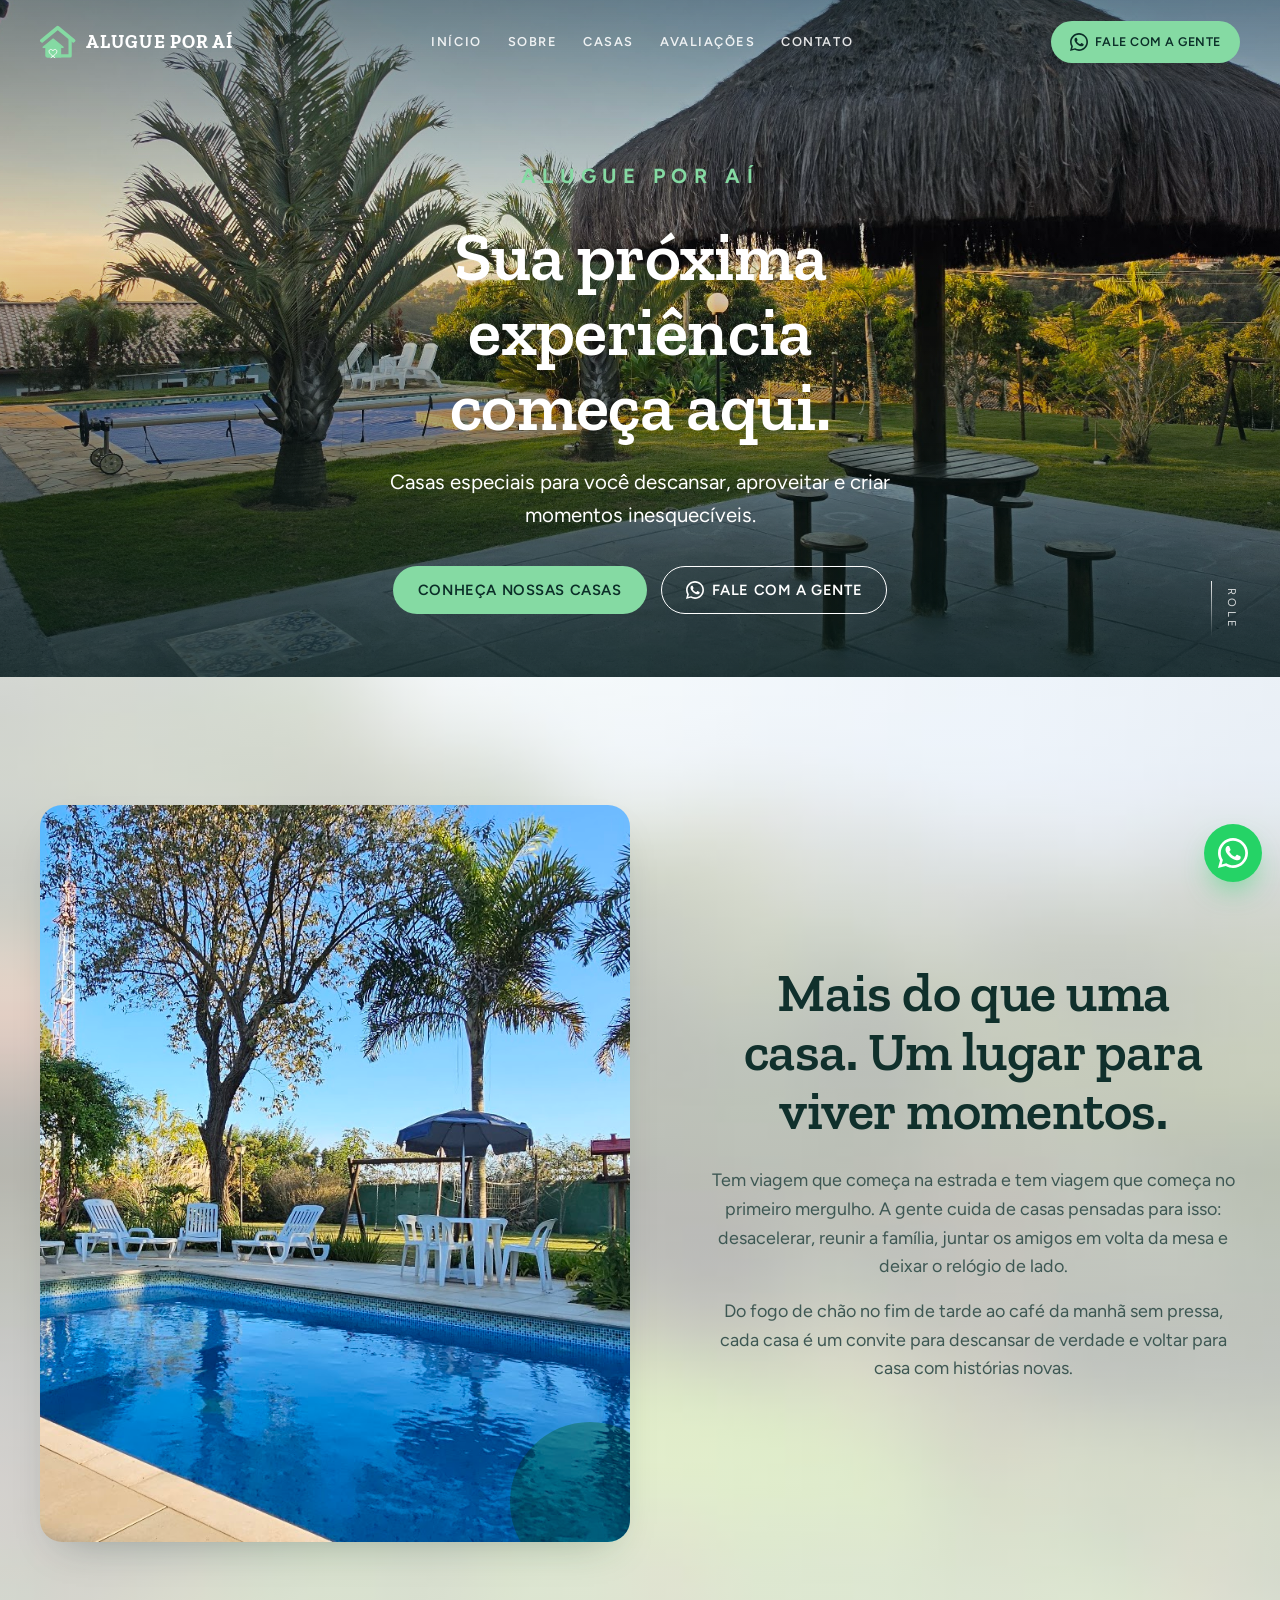
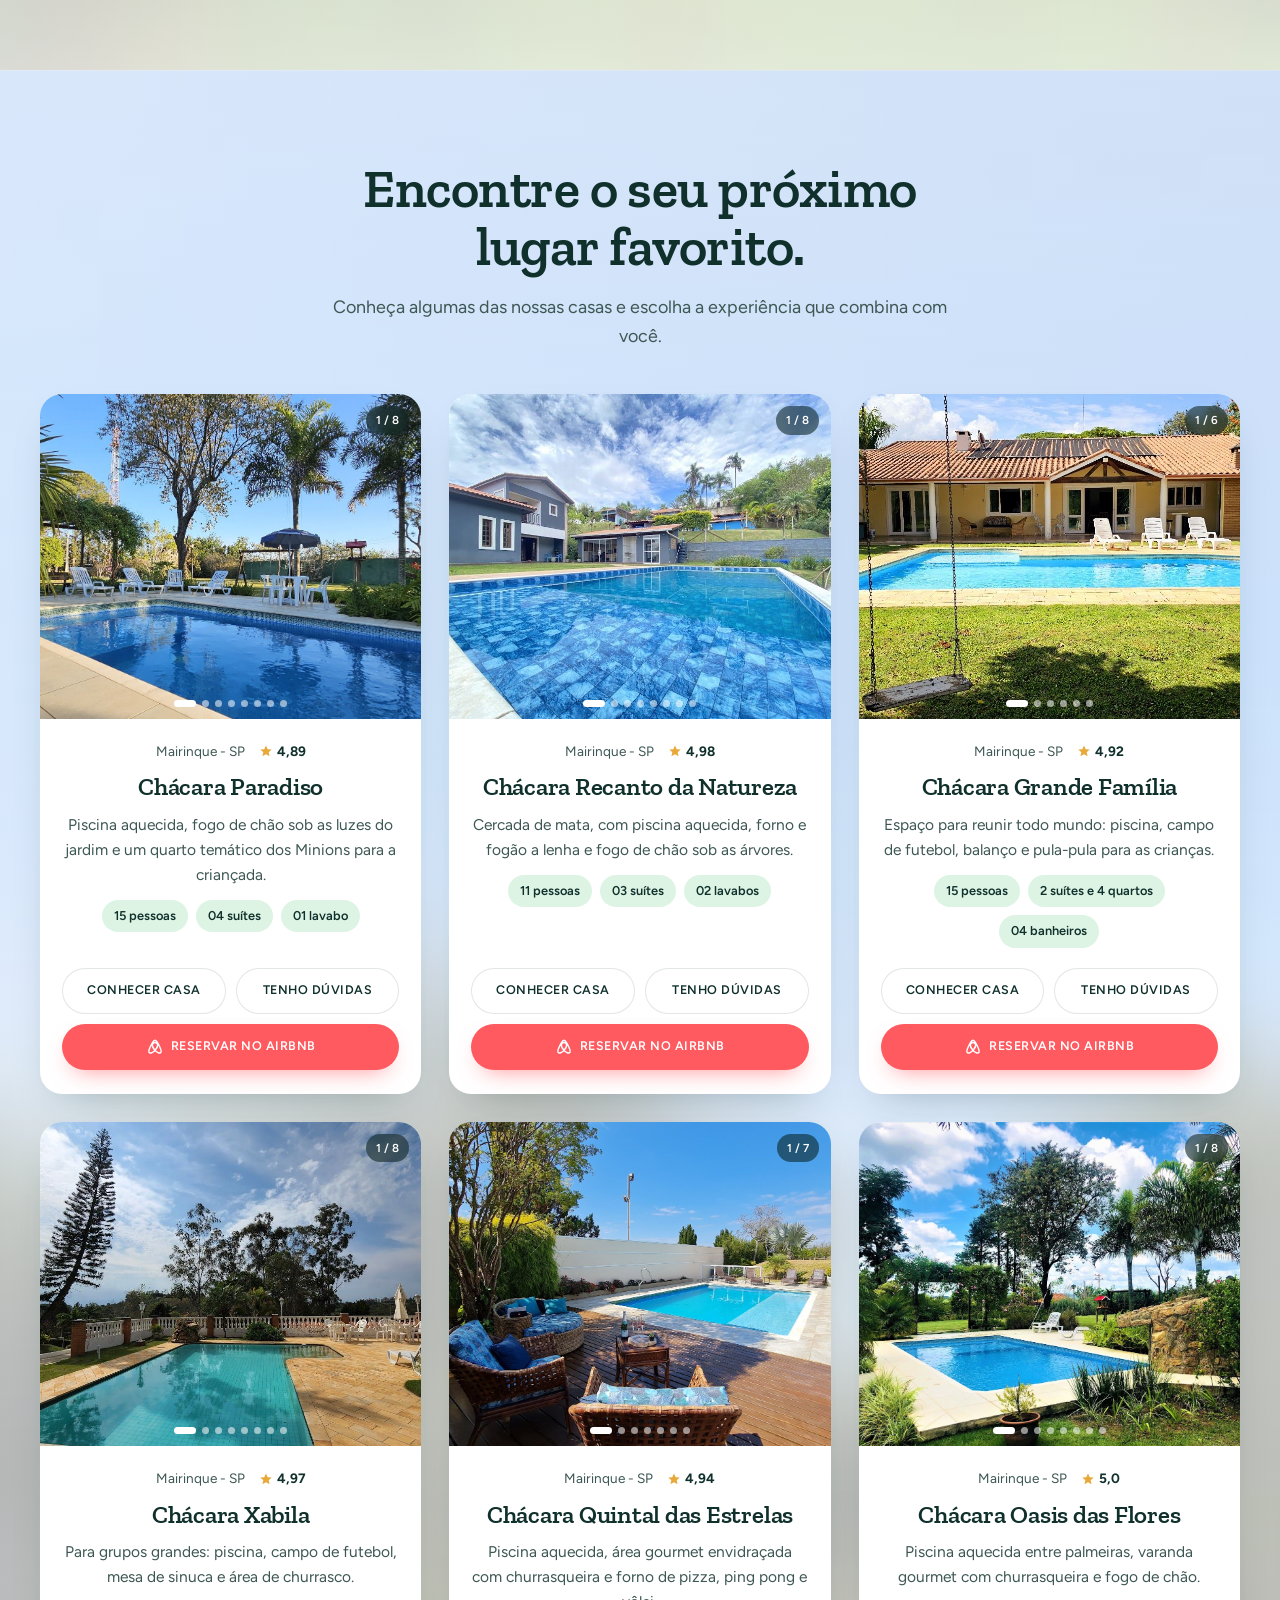
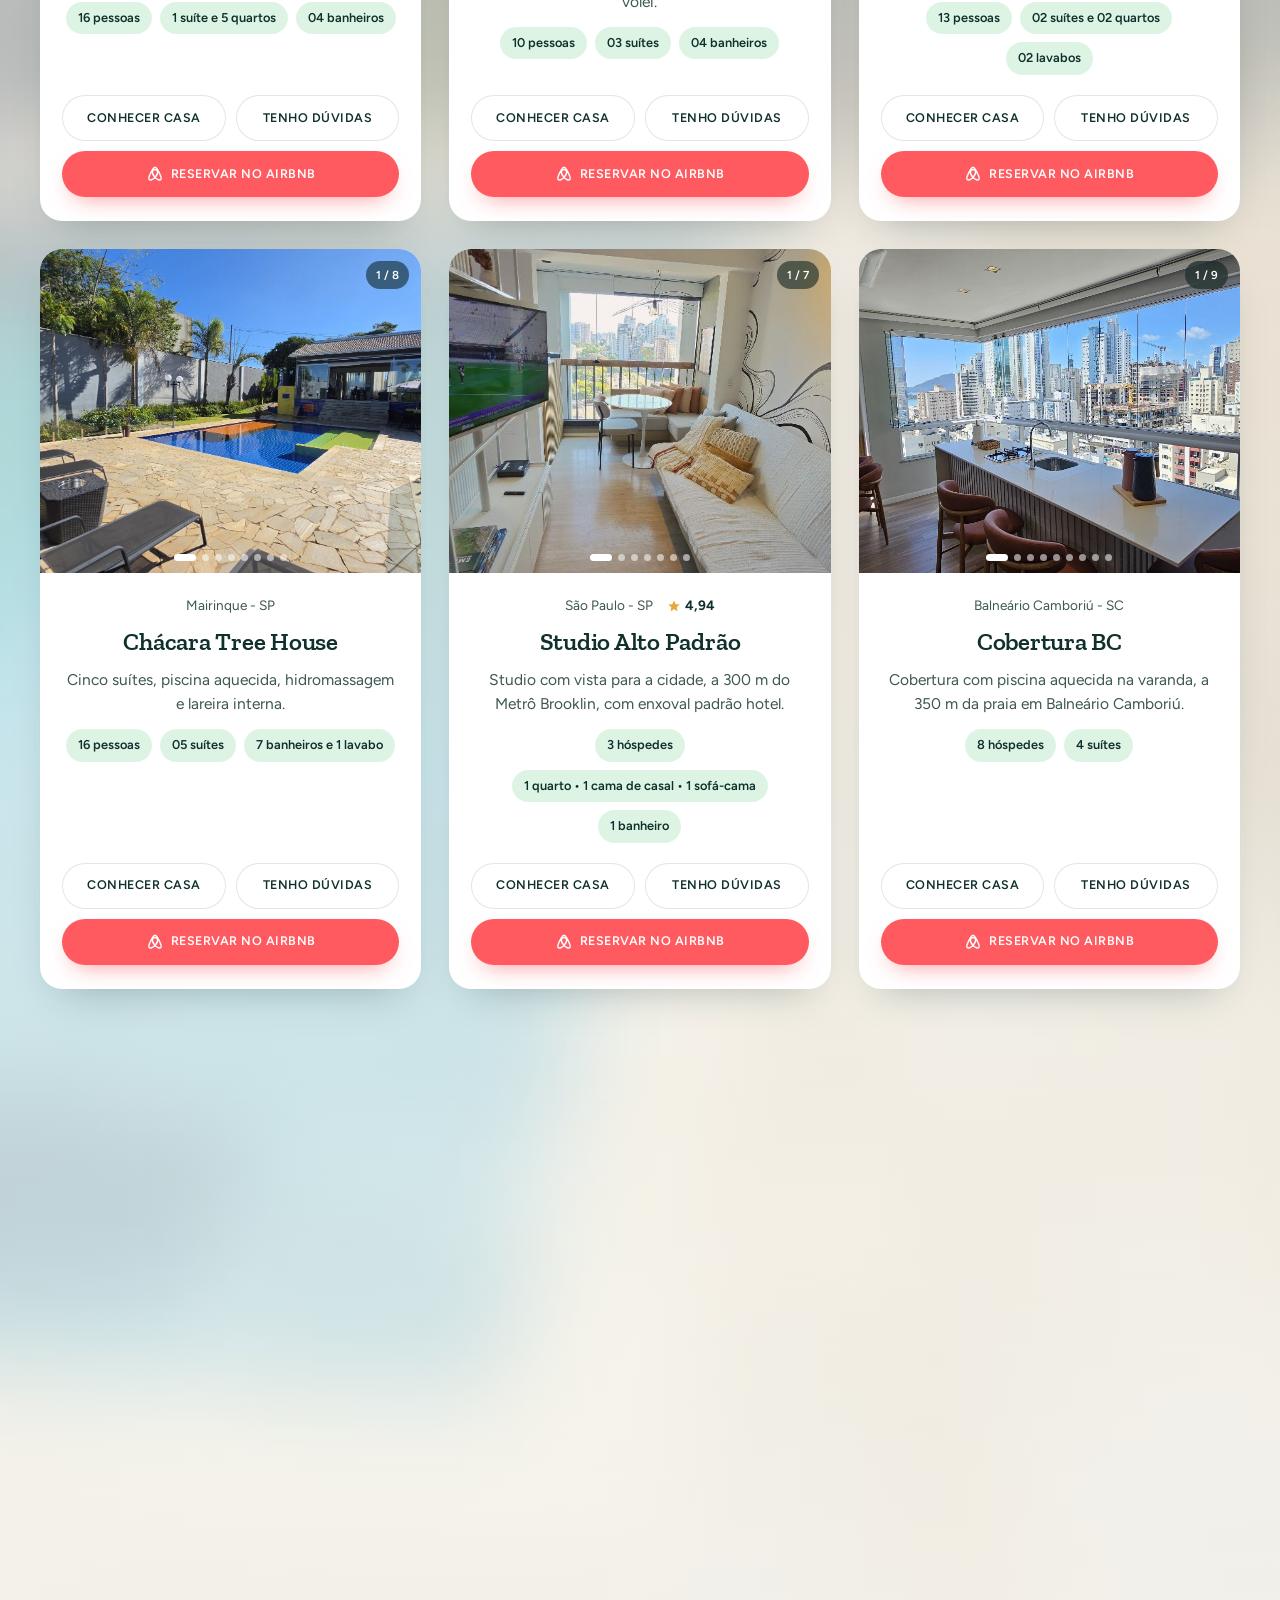
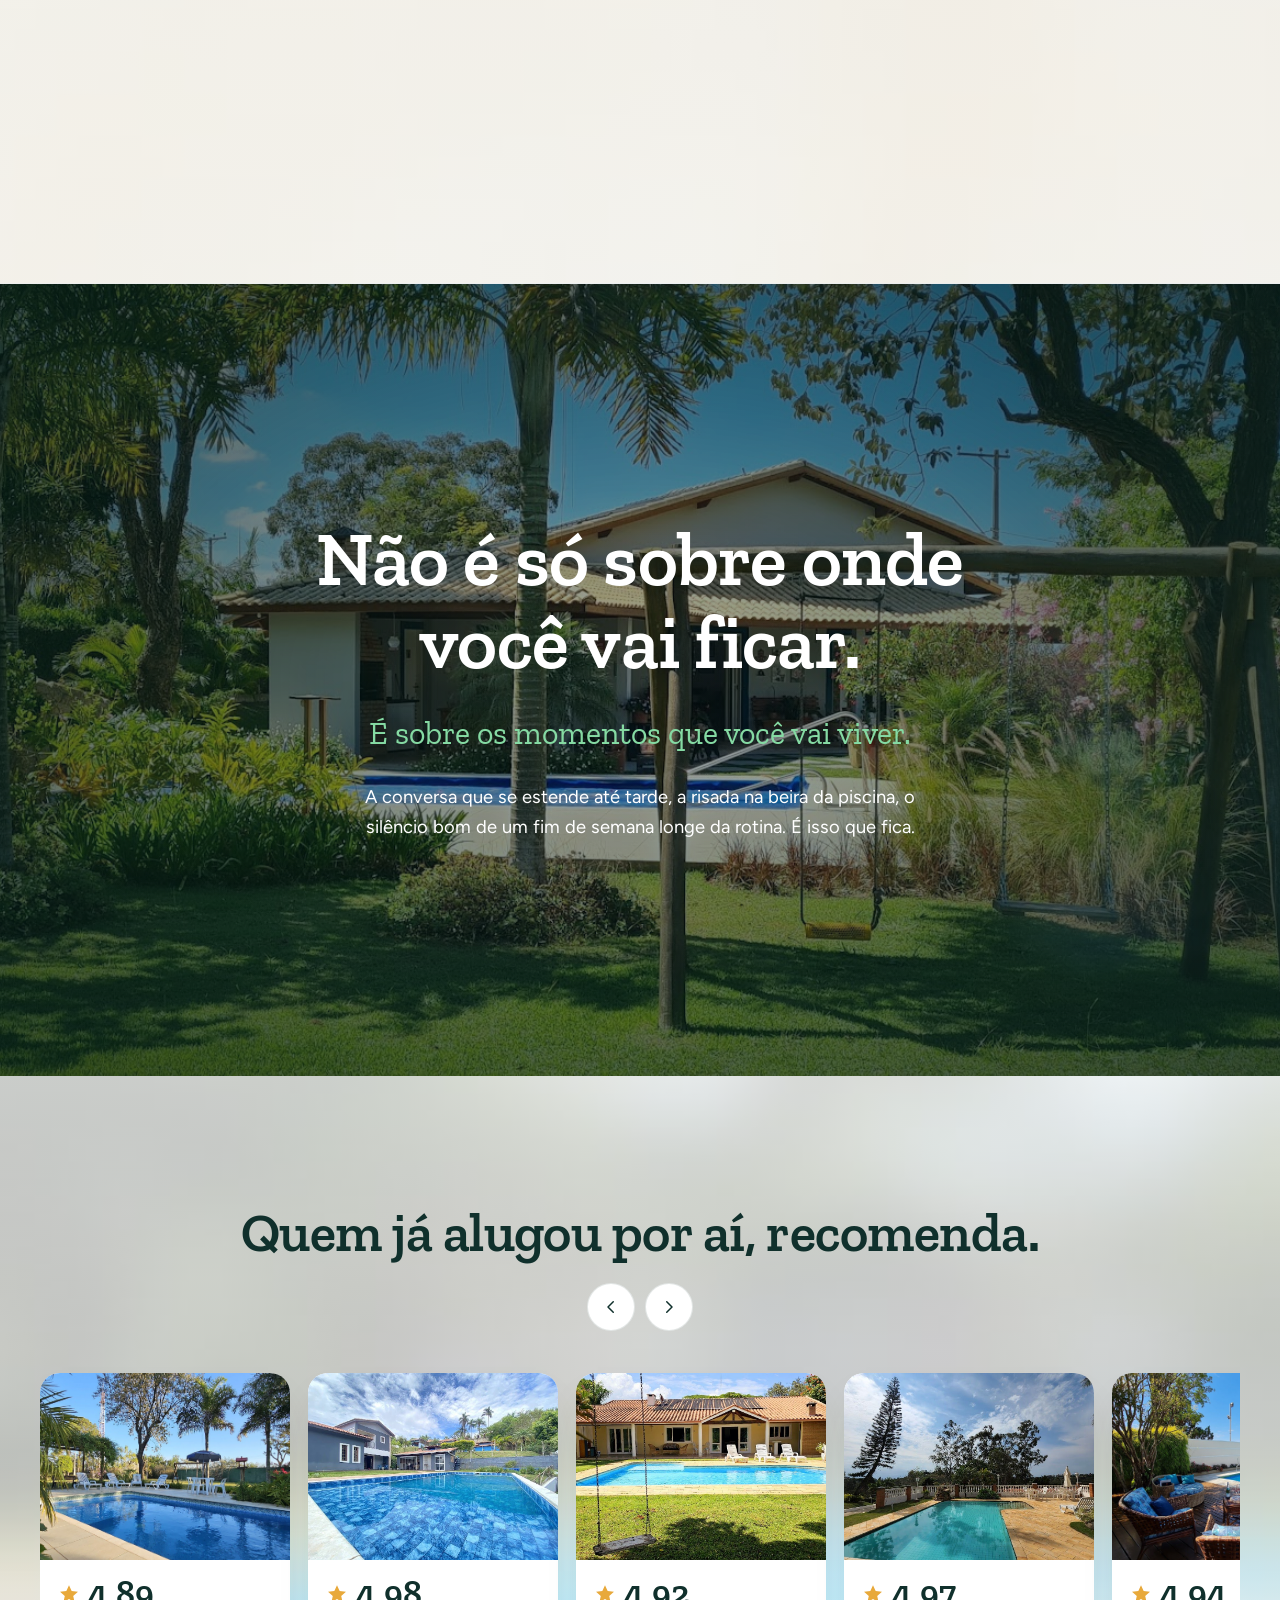
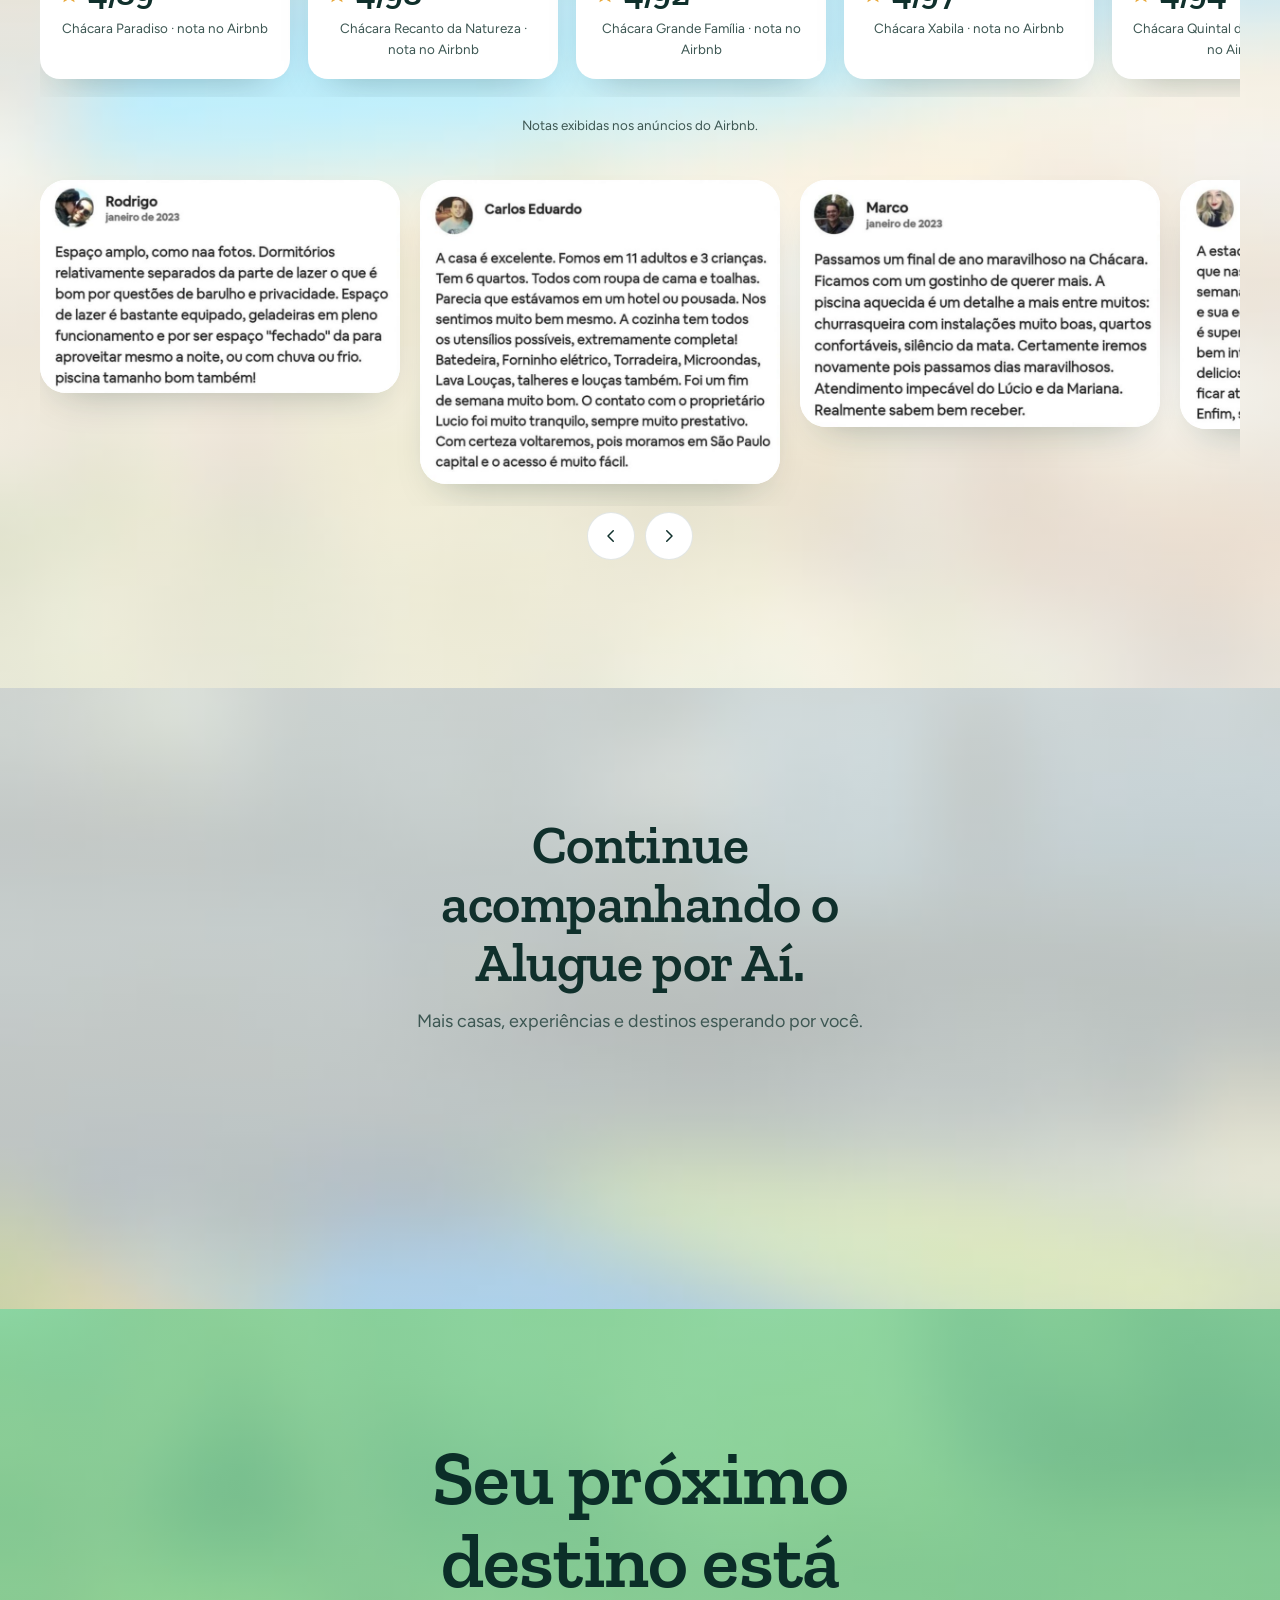
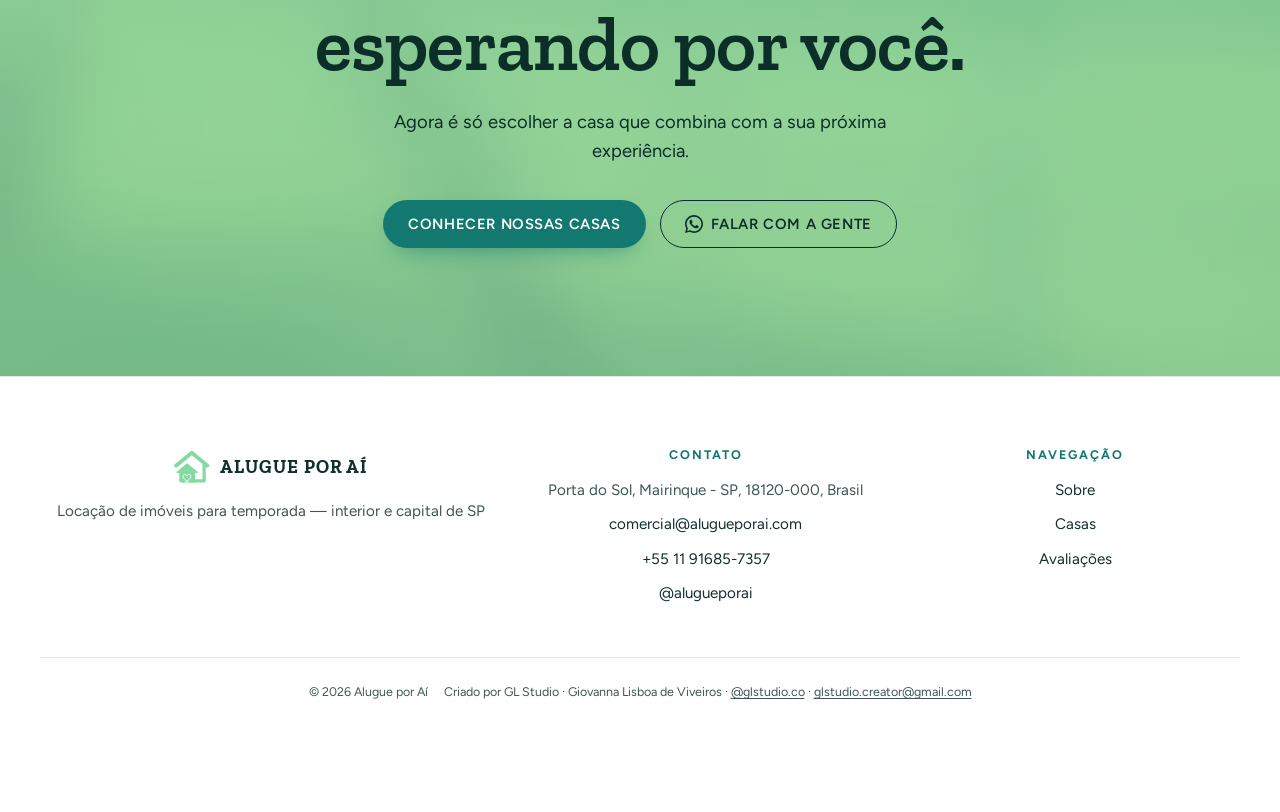
<file: index.html>
<!DOCTYPE html>
<html lang="pt-BR">
<head>
<meta charset="utf-8">
<meta name="viewport" content="width=device-width, initial-scale=1, viewport-fit=cover">
<title>Alugue por Aí | Casas para temporada em São Paulo</title>
<link rel="icon" type="image/svg+xml" href="data:image/svg+xml,%3Csvg%20xmlns%3D%22http%3A//www.w3.org/2000/svg%22%20viewBox%3D%220%200%2064%2064%22%3E%3Ccircle%20cx%3D%2232%22%20cy%3D%2232%22%20r%3D%2232%22%20fill%3D%22%2385DAA3%22/%3E%3Csvg%20x%3D%229%22%20y%3D%2210%22%20width%3D%2246%22%20height%3D%2242%22%20viewBox%3D%22100%2070%20520%20470%22%3E%3Cg%20fill%3D%22none%22%20stroke%3D%22%23fff%22%20stroke-linecap%3D%22round%22%20stroke-linejoin%3D%22round%22%3E%3Cpolyline%20points%3D%22128%2C286%20356%2C99%20584%2C286%22%20stroke-width%3D%2254%22/%3E%3Cpolyline%20points%3D%22535%2C262%20535%2C507%20400%2C507%22%20stroke-width%3D%2247%22%20stroke-linecap%3D%22butt%22/%3E%3C/g%3E%3Cpolygon%20points%3D%22290%2C262%20145%2C382%20435%2C382%22%20fill%3D%22%23fff%22%20stroke%3D%22%23fff%22%20stroke-width%3D%2218%22%20stroke-linejoin%3D%22round%22/%3E%3Cpath%20d%3D%22M176%2C380%20H406%20V531%20H206%20Q176%2C531%20176%2C501%20Z%22%20fill%3D%22%23fff%22/%3E%3Cg%20fill%3D%22none%22%20stroke%3D%22%2385DAA3%22%20stroke-width%3D%2215%22%20stroke-linecap%3D%22round%22%3E%3Cpath%20d%3D%22M287%2C429%20C300%2C406%20343%2C403%20343%2C441%20C343%2C472%20305%2C497%20260%2C530%22/%3E%3Cpath%20d%3D%22M287%2C429%20C274%2C406%20231%2C403%20231%2C441%20C231%2C472%20269%2C497%20314%2C530%22/%3E%3C/g%3E%3C/svg%3E%3C/svg%3E">
<link rel="icon" type="image/png" sizes="32x32" href="[data-uri]">
<link rel="apple-touch-icon" href="[data-uri]">

<meta name="description" content="Encontre casas especiais para temporada no interior e capital de São Paulo. Conheça nossas propriedades, escolha sua experiência e reserve pelo Airbnb.">
<meta property="og:title" content="Alugue por Aí | Casas para temporada em São Paulo">
<meta property="og:description" content="Encontre casas especiais para temporada no interior e capital de São Paulo. Conheça nossas propriedades, escolha sua experiência e reserve pelo Airbnb.">
<meta name="theme-color" content="#13786F">
<link rel="preconnect" href="https://fonts.googleapis.com">
<link rel="preconnect" href="https://fonts.gstatic.com" crossorigin>
<link href="https://fonts.googleapis.com/css2?family=Figtree:wght@400;500;600;700&family=Zilla+Slab:wght@500;600;700&display=swap" rel="stylesheet">
<style>
/* ============ ALUGUE POR AÍ — ESTILOS ============ */
:root{
  --mint:#85DAA3; --mint-soft:#DDF4E5; --turq:#2AA89A; --turq-deep:#13786F;
  --ink:#10302C; --ink-2:#3D5753; --paper:#FBFDFB; --sand:#F2F7F1; --line:rgba(16,48,44,.12);
  --card:#FFFFFF; --shadow:0 18px 40px -22px rgba(16,48,44,.35);
  --radius:22px; --ease:cubic-bezier(.22,.8,.24,1);
  --serif:"Zilla Slab", "Rockwell", Georgia, serif;
  --sans:"Figtree", "Segoe UI", system-ui, -apple-system, sans-serif;
}
:root{ box-sizing:border-box; padding-top:env(safe-area-inset-top,0px); padding-bottom:env(safe-area-inset-bottom,0px); }
*,*::before,*::after{ box-sizing:inherit; }
html{ scroll-behavior:smooth; scroll-padding-top:calc(env(safe-area-inset-top,0px) + 76px); }
body{ margin:0; background:var(--paper); color:var(--ink); font-family:var(--sans); font-size:17px; line-height:1.6; -webkit-font-smoothing:antialiased; overflow-x:hidden; }
img{ max-width:100%; display:block; }
a{ color:inherit; }
h1,h2,h3{ font-family:var(--serif); font-weight:600; line-height:1.08; margin:0; letter-spacing:-.01em; }
h2{ font-size:clamp(2rem,4.4vw,3.4rem); }
h3{ font-size:1.5rem; }
p{ margin:0; }
.wrap{ width:min(1200px, 100% - 40px); margin-inline:auto; }
.lede{ color:var(--ink-2); font-size:1.12rem; max-width:56ch; }
section{ padding:clamp(72px,10vw,128px) 0; }

/* buttons */
.btn{ display:inline-flex; align-items:center; justify-content:center; gap:.55em; min-height:48px; padding:0 24px; border-radius:999px; font:600 .92rem/1 var(--sans); letter-spacing:.04em; text-decoration:none; border:1.5px solid transparent; cursor:pointer; transition:transform .35s var(--ease), background .3s, color .3s, box-shadow .35s var(--ease); white-space:nowrap; }
.btn:hover{ transform:translateY(-2px); }
.btn:active{ transform:translateY(0) scale(.98); }
.btn svg{ width:18px; height:18px; flex:none; }
.btn-primary{ background:var(--turq-deep); color:#fff; box-shadow:0 10px 24px -12px rgba(19,120,111,.8); }
.btn-primary:hover{ background:var(--turq); }
.btn-mint{ background:var(--mint); color:#0B2E28; }
.btn-mint:hover{ background:#9BE4B4; }
.btn-ghost{ border-color:currentColor; background:transparent; }
.btn-ghost:hover{ background:rgba(255,255,255,.12); }
.btn-line{ border-color:var(--line); color:var(--ink); background:var(--card); }
.btn-line:hover{ border-color:var(--turq); color:var(--turq-deep); }
.btn-airbnb{ background:#FF5A5F; color:#fff; box-shadow:0 10px 24px -12px rgba(255,90,95,.8); }
.btn-airbnb:hover{ background:#ff7074; }

/* header */
.header{ position:fixed; inset:0 0 auto; z-index:50; padding-top:env(safe-area-inset-top,0px); color:#fff; isolation:isolate; }
.header .wrap{ display:flex; align-items:center; justify-content:space-between; height:84px; transition:height .4s var(--ease); gap:16px; }
.header::before{ content:""; position:absolute; inset:0; z-index:-1; background:rgba(251,253,251,.9); backdrop-filter:blur(14px); -webkit-backdrop-filter:blur(14px); box-shadow:0 1px 0 var(--line); opacity:0; transition:opacity .4s; }
.header.scrolled::before{ opacity:1; }
.header.scrolled{ color:var(--ink); }
.header.scrolled .wrap{ height:66px; }
.brand{ display:flex; align-items:center; gap:10px; text-decoration:none; font:700 1.15rem/1 var(--serif); letter-spacing:.06em; }
.brand svg{ width:36px; height:36px; flex:none; }
.nav{ display:flex; gap:26px; }
.nav a{ text-decoration:none; font-size:.8rem; font-weight:600; letter-spacing:.12em; opacity:.88; position:relative; padding:6px 0; }
.nav a::after{ content:""; position:absolute; left:0; right:100%; bottom:0; height:2px; background:var(--mint); transition:right .35s var(--ease); }
.nav a:hover::after{ right:0; }
.header .btn{ min-height:42px; padding:0 18px; font-size:.78rem; }
.burger{ display:none; width:44px; height:44px; border:0; background:none; color:inherit; cursor:pointer; padding:10px; }
.burger span{ display:block; height:2px; background:currentColor; margin:6px 0; transition:transform .3s, opacity .3s; }
.menu-open .burger span:nth-child(1){ transform:translateY(8px) rotate(45deg); }
.menu-open .burger span:nth-child(2){ opacity:0; }
.menu-open .burger span:nth-child(3){ transform:translateY(-8px) rotate(-45deg); }
@media (max-width:1060px){
  .nav,.header .btn-head{ display:none; }
  .burger{ display:block; }
  .nav.open{ display:flex; position:fixed; inset:0; top:0; flex-direction:column; justify-content:center; align-items:center; gap:22px; background:var(--paper); color:var(--ink); z-index:-1; padding-top:env(safe-area-inset-top,0px); }
  .nav.open a{ font:600 1.6rem/1 var(--serif); letter-spacing:.04em; }
  .menu-open .header{ color:var(--ink); }
}

/* hero */
.hero{ position:relative; min-height:72svh; display:flex; align-items:flex-end; padding:clamp(130px,16vh,170px) 0 clamp(48px,7vh,90px); color:#fff; overflow:hidden; }
.hero-bg{ position:absolute; inset:-8% 0 0; background-size:cover; background-position:center 62%; will-change:transform; }
.hero::after{ content:""; position:absolute; inset:0; background:linear-gradient(180deg, rgba(6,28,25,.45) 0%, rgba(6,28,25,.05) 35%, rgba(6,28,25,.72) 100%); }
.hero .wrap{ position:relative; z-index:2; }
.hero-tag{ font:700 .82rem/1 var(--sans); letter-spacing:.32em; color:var(--mint); margin-bottom:22px; }
.hero h1{ font-size:clamp(2.3rem,5.4vw,4.6rem); max-width:13ch; font-weight:600; }
.hero p{ font-size:clamp(1.05rem,1.6vw,1.3rem); max-width:44ch; margin:22px 0 34px; opacity:.94; }
.hero-actions{ display:flex; gap:14px; flex-wrap:wrap; }
.scroll-cue{ position:absolute; right:max(20px, calc((100% - 1200px)/2)); bottom:40px; z-index:2; display:flex; flex-direction:column; align-items:center; gap:10px; font-size:.7rem; letter-spacing:.3em; writing-mode:vertical-rl; color:rgba(255,255,255,.8); text-decoration:none; }
.scroll-cue::after{ content:""; width:1px; height:56px; background:linear-gradient(rgba(255,255,255,.9), transparent); animation:cue 2.4s var(--ease) infinite; }
@keyframes cue{ 0%{ transform:scaleY(0); transform-origin:top } 50%{ transform:scaleY(1); transform-origin:top } 51%{ transform-origin:bottom } 100%{ transform:scaleY(0); transform-origin:bottom } }
@media (max-width:640px){ .scroll-cue{ display:none; } .hero-actions .btn{ flex:1 1 100%; } }

/* sobre */
.about{ display:grid; grid-template-columns:1.05fr .95fr; gap:clamp(36px,6vw,90px); align-items:center; }
.about-img{ position:relative; border-radius:var(--radius); overflow:hidden; aspect-ratio:4/5; box-shadow:var(--shadow); }
.about-img img{ width:100%; height:100%; object-fit:cover; }
.about-img::after{ content:""; position:absolute; inset:auto -40px -40px auto; width:160px; height:160px; border-radius:50%; background:var(--mint); opacity:.9; mix-blend-mode:multiply; }
.about h2{ margin-bottom:26px; max-width:15ch; }
.about .lede + .lede{ margin-top:16px; }
@media (max-width:860px){ .about{ grid-template-columns:1fr; } .about-img{ aspect-ratio:4/3; order:-1; } }

/* experiências */
.exp{ background:var(--sand); }
.exp-head{ display:flex; justify-content:space-between; align-items:end; gap:24px; flex-wrap:wrap; margin-bottom:38px; }
.exp-head h2{ max-width:18ch; }
.chips{ display:flex; flex-wrap:wrap; gap:10px; }
.chip{ border:1.5px solid var(--line); background:var(--card); color:var(--ink); border-radius:999px; padding:12px 20px; font:600 .9rem/1 var(--sans); cursor:pointer; transition:all .3s var(--ease); min-height:44px; }
.chip:hover{ border-color:var(--turq); transform:translateY(-2px); }
.chip[aria-pressed="true"]{ background:var(--ink); color:var(--paper); border-color:var(--ink); }
.chip .n{ opacity:.55; margin-left:6px; font-weight:500; }

/* casas */
.houses-head{ margin-bottom:44px; }
.houses-head h2{ margin-bottom:16px; max-width:20ch; }
.grid{ display:grid; grid-template-columns:repeat(auto-fill,minmax(330px,1fr)); gap:28px; }
@media (max-width:420px){ .grid{ grid-template-columns:1fr; } }
.card{ background:var(--card); border-radius:var(--radius); overflow:hidden; box-shadow:var(--shadow); display:flex; flex-direction:column; transition:transform .5s var(--ease), box-shadow .5s var(--ease), opacity .4s; }
.card:hover{ transform:translateY(-6px); box-shadow:0 30px 60px -30px rgba(16,48,44,.5); }
.card.hide{ display:none; }
.card-body{ padding:22px 22px 24px; display:flex; flex-direction:column; gap:12px; flex:1; }
.card-loc{ display:flex; align-items:center; justify-content:space-between; gap:8px; font-size:.85rem; color:var(--ink-2); }
.rating{ display:inline-flex; align-items:center; gap:4px; font-weight:700; color:var(--ink); }
.rating svg{ width:14px; height:14px; color:#E8A93B; }
.card h3{ font-size:1.55rem; }
.card p.desc{ color:var(--ink-2); font-size:.97rem; }
.facts{ display:flex; flex-wrap:wrap; gap:8px; }
.fact{ background:var(--mint-soft); color:var(--ink); border-radius:999px; padding:6px 12px; font-size:.8rem; font-weight:600; }
.card-actions{ display:grid; grid-template-columns:1fr 1fr; gap:10px; margin-top:auto; padding-top:8px; }
.card-actions .btn{ padding:0 12px; font-size:.78rem; min-height:46px; }
.card-actions .btn-airbnb, .card-actions .btn-wide{ grid-column:1/-1; }

/* carrossel */
.gal{ position:relative; overflow:hidden; aspect-ratio:4/3.4; background:var(--mint-soft); touch-action:pan-y; }
.gal-track{ display:flex; height:100%; transition:transform .7s var(--ease); }
.gal-slide{ flex:0 0 100%; height:100%; overflow:hidden; }
.gal-slide img{ width:100%; height:100%; object-fit:cover; transition:transform 1.2s var(--ease), opacity .6s; opacity:0; }
.gal-slide img.loaded{ opacity:1; }
@media (hover:hover){ .gal:hover .gal-slide img{ transform:scale(1.045); } }
.gal-btn{ position:absolute; top:50%; translate:0 -50%; width:42px; height:42px; border-radius:50%; border:0; background:rgba(255,255,255,.92); color:#10302C; display:grid; place-items:center; cursor:pointer; opacity:0; transition:opacity .3s, transform .3s var(--ease); z-index:2; box-shadow:0 6px 18px -8px rgba(0,0,0,.4); }
.gal-btn svg{ width:18px; height:18px; }
.gal-btn.prev{ left:12px; } .gal-btn.next{ right:12px; }
.gal:hover .gal-btn, .gal-btn:focus-visible{ opacity:1; }
.gal-btn:hover{ transform:scale(1.08); }
@media (hover:none){ .gal-btn{ display:none; } }
.gal-dots{ position:absolute; bottom:12px; left:0; right:0; display:flex; justify-content:center; gap:6px; z-index:2; }
.gal-dots button{ width:7px; height:7px; border-radius:99px; border:0; padding:0; background:rgba(255,255,255,.55); cursor:pointer; transition:width .4s var(--ease), background .3s; }
.gal-dots button[aria-current="true"]{ width:22px; background:#fff; }
.gal-count{ position:absolute; top:12px; right:12px; background:rgba(6,28,25,.55); color:#fff; font-size:.72rem; font-weight:600; padding:5px 10px; border-radius:99px; z-index:2; backdrop-filter:blur(6px); }

/* modal */
.modal{ position:fixed; inset:0; z-index:80; display:none; }
.modal.open{ display:block; }
.modal-backdrop{ position:absolute; inset:0; background:rgba(6,20,18,.6); backdrop-filter:blur(6px); animation:fade .4s; }
.modal-panel{ position:absolute; inset:auto 0 0; max-height:92svh; overflow:auto; background:var(--paper); border-radius:26px 26px 0 0; animation:rise .55s var(--ease); padding-bottom:env(safe-area-inset-bottom,0px); }
@media (min-width:900px){ .modal-panel{ inset:4vh auto auto 50%; translate:-50% 0; width:min(1100px,94vw); max-height:92vh; border-radius:26px; } }
@keyframes fade{ from{ opacity:0 } }
@keyframes rise{ from{ transform:translateY(40px); opacity:0 } }
.modal-close{ position:sticky; top:12px; margin:12px 12px -56px auto; display:grid; place-items:center; width:44px; height:44px; border-radius:50%; border:0; background:var(--card); color:var(--ink); cursor:pointer; z-index:5; box-shadow:var(--shadow); }
.modal-grid{ display:grid; grid-template-columns:1.1fr 1fr; }
.modal .gal{ aspect-ratio:auto; height:100%; min-height:420px; }
.modal-info{ padding:clamp(24px,4vw,44px); display:flex; flex-direction:column; gap:20px; }
.modal-info h3{ font-size:clamp(1.9rem,3vw,2.5rem); }
.spec{ display:grid; gap:10px; }
.spec div{ display:grid; grid-template-columns:110px 1fr; gap:12px; font-size:.95rem; padding-bottom:10px; border-bottom:1px solid var(--line); }
.spec dt{ color:var(--ink-2); font-size:.82rem; font-weight:600; }
.spec dd{ margin:0; }
.amen{ display:flex; flex-wrap:wrap; gap:8px; list-style:none; padding:0; margin:0; }
.amen li{ border:1px solid var(--line); border-radius:999px; padding:6px 12px; font-size:.84rem; }
.modal-cta{ background:var(--mint-soft); border-radius:18px; padding:20px; display:grid; gap:14px; }
.modal-cta p{ font-size:.93rem; color:var(--ink); }
.modal-cta .row{ display:flex; gap:10px; flex-wrap:wrap; }
.modal-cta .row .btn{ flex:1 1 200px; }
.sub{ font:700 .8rem/1 var(--sans); color:var(--turq-deep); letter-spacing:.06em; }
@media (max-width:899px){ .modal-grid{ grid-template-columns:1fr; } .modal .gal{ min-height:0; aspect-ratio:4/4; } }

/* localização */
.loc{ background:var(--ink); color:#E8F4EE; }
.loc .lede{ color:#A9C2BB; }
.loc h2{ margin-bottom:16px; }
.loc-grid{ display:grid; grid-template-columns:1fr 1fr; gap:28px; margin-top:44px; align-items:start; }
.regions{ display:grid; gap:14px; }
.region{ border:1px solid rgba(232,244,238,.16); border-radius:20px; padding:22px; transition:border-color .3s, background .3s; cursor:pointer; text-align:left; background:none; color:inherit; font:inherit; width:100%; }
.region:hover, .region[aria-pressed="true"]{ border-color:var(--mint); background:rgba(133,218,163,.07); }
.region h3{ font-size:1.3rem; display:flex; justify-content:space-between; gap:4px 10px; flex-wrap:wrap; }
.loc-grid > *, .region-houses > *, .regions > *{ min-width:0; }
.region h3 span{ font:600 .8rem/1.6 var(--sans); color:var(--mint); white-space:nowrap; }
.region p{ color:#A9C2BB; font-size:.92rem; margin-top:6px; }
.region-houses{ display:grid; gap:12px; }
.mini{ display:flex; gap:14px; align-items:center; background:rgba(232,244,238,.05); border-radius:16px; padding:10px; animation:rise .5s var(--ease) both; }
.mini img{ width:76px; height:76px; border-radius:12px; object-fit:cover; flex:none; }
.mini div{ flex:1; min-width:0; }
.mini strong{ display:block; font-family:var(--serif); font-size:1.08rem; }
.mini small{ color:#A9C2BB; }
.mini .btn{ min-height:40px; padding:0 14px; font-size:.75rem; }
.maps-link{ display:inline-flex; gap:8px; align-items:center; color:var(--mint); font-weight:600; font-size:.88rem; margin-top:4px; text-decoration:none; }
.maps-link:hover{ text-decoration:underline; }
.maps-link svg{ width:18px; height:18px; flex:none; }
@media (max-width:860px){ .loc-grid{ grid-template-columns:1fr; } .mini{ flex-wrap:wrap; } .mini .btn{ flex:1 1 100%; } }

/* emocional */
.emo{ position:relative; min-height:88svh; display:grid; place-items:center; text-align:center; color:#fff; overflow:hidden; padding:120px 0; }
.emo-bg{ position:absolute; inset:-10% 0; background-size:cover; background-position:center; will-change:transform; }
.emo::after{ content:""; position:absolute; inset:0; background:radial-gradient(ellipse at center, rgba(6,28,25,.35), rgba(6,28,25,.75)); }
.emo .wrap{ position:relative; z-index:2; }
.emo h2{ font-size:clamp(2.3rem,6vw,5rem); max-width:16ch; margin-inline:auto; }
.emo p{ margin:24px auto 0; max-width:46ch; font-size:1.15rem; opacity:.93; }
.emo p.big{ font-family:var(--serif); font-size:clamp(1.4rem,2.6vw,2rem); color:var(--mint); opacity:1; }

/* avaliações */
.reviews-head{ display:flex; justify-content:space-between; align-items:end; gap:20px; flex-wrap:wrap; margin-bottom:36px; }
.rail{ display:flex; gap:18px; overflow-x:auto; scroll-snap-type:x mandatory; padding:6px 2px 18px; scrollbar-width:none; }
.rail::-webkit-scrollbar{ display:none; }
.rail > *{ scroll-snap-align:start; flex:0 0 auto; }
.rail-nav{ display:flex; gap:10px; }
.round{ width:48px; height:48px; border-radius:50%; border:1.5px solid var(--line); background:var(--card); color:var(--ink); display:grid; place-items:center; cursor:pointer; transition:all .3s var(--ease); }
.round:hover{ border-color:var(--turq); color:var(--turq-deep); transform:translateY(-2px); }
.round svg{ width:18px; height:18px; }
@media (hover:none){ .rail-nav{ display:none; } }
.score{ width:250px; background:var(--card); border-radius:20px; overflow:hidden; box-shadow:var(--shadow); text-decoration:none; }
.score img{ width:100%; aspect-ratio:4/3; object-fit:cover; }
.score div{ padding:16px 18px 18px; }
.score .big{ font:600 2.2rem/1 var(--serif); display:flex; align-items:center; gap:8px; }
.score .big svg{ width:22px; height:22px; color:#E8A93B; }
.score small{ color:var(--ink-2); font-size:.84rem; display:block; margin-top:6px; }
.print{ width:280px; border-radius:18px; overflow:hidden; border:1px solid var(--line); background:var(--card); cursor:zoom-in; padding:0; }
.print img{ width:100%; }
.note{ margin-top:18px; font-size:.84rem; color:var(--ink-2); }
.lightbox{ position:fixed; inset:0; z-index:90; background:rgba(6,20,18,.88); display:none; place-items:center; padding:24px; cursor:zoom-out; }
.lightbox.open{ display:grid; }
.lightbox img{ max-height:90svh; border-radius:14px; }

/* instagram */
.insta{ background:var(--sand); text-align:center; }
.insta-handle{ display:inline-flex; align-items:center; gap:12px; font:600 clamp(1.6rem,4vw,2.6rem)/1 var(--serif); margin:26px 0 30px; color:var(--turq-deep); text-decoration:none; }
.insta-handle svg{ width:1em; height:1em; }
.insta h2{ max-width:18ch; margin:0 auto 14px; }
.insta .lede{ margin:0 auto; }

/* cta final */
.final{ position:relative; overflow:hidden; background:var(--mint); color:#0B2E28; }
.final h2{ font-size:clamp(2.3rem,6vw,4.8rem); max-width:15ch; }
.final p{ font-size:1.15rem; margin:22px 0 34px; max-width:44ch; }
.final .actions{ display:flex; gap:14px; flex-wrap:wrap; }
.final .btn-ghost{ color:#0B2E28; }
.final .btn-ghost:hover{ background:rgba(11,46,40,.08); }
.final-mark{ position:absolute; right:-6%; bottom:-14%; width:min(560px,60vw); opacity:.16; color:#0B2E28; pointer-events:none; }

/* footer */
.footer{ background:#FFFFFF; color:var(--ink-2); border-top:1px solid var(--line); padding:72px 0 calc(110px + env(safe-area-inset-bottom,0px)); font-size:.95rem; }
.footer-grid{ display:grid; grid-template-columns:1.4fr 1fr 1fr; gap:40px; }
.footer .brand{ color:var(--ink); margin-bottom:14px; }
.footer h4{ font:700 .78rem/1 var(--sans); letter-spacing:.16em; color:var(--turq-deep); margin:0 0 16px; }
.footer ul{ list-style:none; padding:0; margin:0; display:grid; gap:10px; }
.footer a{ text-decoration:none; color:var(--ink); overflow-wrap:anywhere; }
.footer a:hover{ color:var(--turq-deep); }
.footer-bottom{ margin-top:52px; padding-top:24px; border-top:1px solid var(--line); display:flex; justify-content:center; text-align:center; gap:8px 16px; flex-wrap:wrap; font-size:.78rem; color:var(--ink-2); }
.credit a{ color:var(--ink-2); text-decoration:underline; text-underline-offset:2px; }
@media (max-width:820px){ .footer-grid{ grid-template-columns:1fr; } }

/* whatsapp flutuante */
.wa-float{ position:fixed; right:18px; bottom:calc(18px + env(safe-area-inset-bottom,0px)); z-index:60; width:58px; height:58px; border-radius:50%; background:#25D366; color:#fff; display:grid; place-items:center; box-shadow:0 14px 30px -10px rgba(37,211,102,.7); transition:transform .4s var(--ease), opacity .4s; }
.wa-float:hover{ transform:scale(1.08); }
.wa-float svg{ width:30px; height:30px; }
.wa-float.hidden{ opacity:0; pointer-events:none; transform:translateY(20px); }

/* reveal */
.reveal{ opacity:0; transform:translateY(34px); transition:opacity 1s var(--ease), transform 1s var(--ease); }
.reveal.in{ opacity:1; transform:none; }
@media (prefers-reduced-motion:reduce){ *{ animation:none!important; transition:none!important; } .reveal{ opacity:1; transform:none; } }
:focus-visible{ outline:2px solid var(--turq); outline-offset:3px; }

/* ===== textos centralizados ===== */
section, .footer{ text-align:center; }
.lede, .about h2, .exp-head h2, .houses-head h2, .reviews-head h2, .final h2, .final p, .hero h1, .hero p, .emo h2, .insta h2{ margin-left:auto; margin-right:auto; }
.hero .wrap{ display:flex; flex-direction:column; align-items:center; }
.hero-actions, .final .actions, .chips, .facts{ justify-content:center; }
.exp-head, .reviews-head{ justify-content:center; flex-direction:column; align-items:center; }
.about{ text-align:center; }
.card-loc{ justify-content:center; gap:14px; }
.footer-grid{ justify-items:center; }
.footer .brand{ justify-content:center; }
.final-mark{ left:50%; right:auto; translate:-50% 0; bottom:-30%; }
.modal-panel{ text-align:left; }

/* ===== fundos com fotos desfocadas ===== */
section[data-blur]{ position:relative; overflow:hidden; isolation:isolate; }
section[data-blur] > :not(.blur-bg):not(.final-mark){ position:relative; z-index:1; }
.blur-bg{ position:absolute; inset:0; z-index:-2; background-size:cover; background-position:center; opacity:0; transition:opacity 1.4s var(--ease); }
.blur-bg[style*="background-image"]{ opacity:1; }
section[data-blur]::before{ content:""; position:absolute; inset:0; z-index:-1; background:linear-gradient(180deg, rgba(251,253,251,.80), rgba(251,253,251,.68) 50%, rgba(251,253,251,.82)); }
.exp[data-blur]::before{ background:linear-gradient(180deg, rgba(242,247,241,.82), rgba(242,247,241,.72)); }
.insta[data-blur]::before{ background:linear-gradient(180deg, rgba(242,247,241,.80), rgba(242,247,241,.70)); }
.final[data-blur]::before{ background:linear-gradient(180deg, rgba(133,218,163,.86), rgba(133,218,163,.76)); }
.final-mark{ z-index:0; }

/* ===== prints de avaliações ===== */
.rail-prints{ margin-top:34px; align-items:flex-start; gap:20px; padding:10px 4px 22px; }
.print{ width:min(360px, 82vw); border:0; border-radius:26px; overflow:hidden; background:var(--card); box-shadow:var(--shadow); cursor:zoom-in; padding:0; transition:transform .45s var(--ease), box-shadow .45s var(--ease); }
.print:hover{ transform:translateY(-5px); box-shadow:0 30px 60px -30px rgba(16,48,44,.5); }
.print img{ width:100%; height:auto; opacity:0; transition:opacity .6s; }
.print img.loaded{ opacity:1; }
.rail-nav-prints{ justify-content:center; margin-top:6px; }
.lightbox img{ max-width:min(760px, 100%); }

/* correções */
.modal-close svg{ width:20px; height:20px; }
.modal-close{ width:44px; height:44px; padding:0; }
@media (max-width:1060px){
  .nav.open{ z-index:-2; overflow-y:auto; }
  .menu-open .header::before{ opacity:0; }
  .menu-open .wa-float{ display:none; }
}




/* ===== Foto inteira (visualizador) ===== */
.gal-slide{ cursor:zoom-in; }
.viewer{ position:fixed; inset:0; z-index:95; display:none; background:rgba(6,20,18,.94); color:#fff; padding:calc(64px + env(safe-area-inset-top,0px)) clamp(12px,6vw,90px) calc(70px + env(safe-area-inset-bottom,0px)); touch-action:pan-y; }
.viewer.open{ display:grid; place-items:center; }
.viewer figure{ margin:0; display:flex; flex-direction:column; align-items:center; gap:14px; max-width:100%; max-height:100%; }
.viewer img{ display:block; max-width:100%; max-height:calc(100svh - 190px); width:auto; height:auto; object-fit:contain; border-radius:10px; user-select:none; -webkit-user-drag:none; }
.viewer figcaption{ font-size:.92rem; opacity:.85; text-align:center; max-width:60ch; }
.v-btn{ position:absolute; display:grid; place-items:center; width:48px; height:48px; border-radius:50%; border:0; background:rgba(255,255,255,.14); color:#fff; cursor:pointer; transition:background .25s; }
.v-btn:hover{ background:rgba(255,255,255,.28); }
.v-btn svg{ width:22px; height:22px; }
.v-close{ top:calc(12px + env(safe-area-inset-top,0px)); right:12px; }
.v-prev{ left:12px; top:50%; margin-top:-24px; } .v-next{ right:12px; top:50%; margin-top:-24px; }
.v-count{ position:absolute; top:calc(24px + env(safe-area-inset-top,0px)); left:50%; transform:translateX(-50%); font:600 .85rem/1 var(--sans); letter-spacing:.08em; opacity:.85; }
@media (max-width:640px){ .v-prev, .v-next{ top:auto; bottom:calc(14px + env(safe-area-inset-bottom,0px)); margin:0; } .v-prev{ left:calc(50% - 60px); } .v-next{ right:calc(50% - 60px); } }

/* ===== Editor de fotos (só para quem pode editar) ===== */
.ed-fab{ position:fixed; left:18px; bottom:calc(18px + env(safe-area-inset-bottom,0px)); z-index:60; display:none; align-items:center; gap:8px; min-height:44px; padding:0 18px; border-radius:999px; border:1.5px solid var(--line); background:var(--card); color:var(--ink); font:600 .82rem/1 var(--sans); letter-spacing:.04em; box-shadow:var(--shadow); cursor:pointer; }
.ed-fab.on{ display:inline-flex; }
.ed-fab svg, .ed-btn svg{ width:18px; height:18px; fill:none; stroke:currentColor; stroke-width:1.8; stroke-linecap:round; stroke-linejoin:round; }
.ed{ position:fixed; inset:0; z-index:200; background:var(--sand); display:none; flex-direction:column; color:var(--ink); }
.ed.open{ display:flex; }
.ed-top{ display:flex; align-items:center; gap:12px; flex-wrap:wrap; padding:calc(14px + env(safe-area-inset-top,0px)) clamp(16px,3vw,32px) 14px; background:var(--card); border-bottom:1px solid var(--line); }
.ed-top h2{ font-size:1.3rem; margin-right:auto; }
.ed-top select{ font:600 .95rem var(--sans); padding:10px 14px; border-radius:12px; border:1.5px solid var(--line); background:var(--card); color:var(--ink); max-width:100%; }
.ed-btn{ display:inline-flex; align-items:center; gap:7px; min-height:42px; padding:0 16px; border-radius:999px; border:1.5px solid var(--line); background:var(--card); color:var(--ink); font:600 .8rem/1 var(--sans); letter-spacing:.03em; cursor:pointer; white-space:nowrap; }
.ed-btn:hover{ border-color:var(--turq); color:var(--turq-deep); }
.ed-btn:disabled{ opacity:.4; cursor:default; }
.ed-btn.pri{ background:var(--turq-deep); border-color:var(--turq-deep); color:#fff; }
.ed-btn.pri:hover{ background:var(--turq); color:#fff; }
.ed-body{ flex:1; overflow:auto; padding:clamp(16px,3vw,32px); display:grid; grid-template-columns:minmax(0,520px) minmax(0,1fr); gap:clamp(18px,3vw,36px); align-items:start; }
@media (max-width:860px){ .ed-body{ grid-template-columns:1fr; } }
.ed-prev-wrap p{ margin:10px 2px 0; font-size:.85rem; color:var(--ink-2); }
.ed-prev{ position:relative; aspect-ratio:4/3.4; border-radius:var(--radius); overflow:hidden; background:var(--mint-soft); box-shadow:var(--shadow); cursor:crosshair; touch-action:none; user-select:none; }
.ed-prev img{ width:100%; height:100%; object-fit:cover; display:block; pointer-events:none; }
.ed-dot{ position:absolute; width:26px; height:26px; margin:-13px 0 0 -13px; border-radius:50%; border:2.5px solid #fff; box-shadow:0 0 0 2px rgba(16,48,44,.55); pointer-events:none; }
.ed-tag{ position:absolute; left:12px; top:12px; background:rgba(16,48,44,.78); color:#fff; font:700 .7rem/1 var(--sans); letter-spacing:.12em; padding:7px 10px; border-radius:999px; }
.ed-tools{ display:flex; flex-wrap:wrap; gap:8px; margin-top:14px; }
.ed-thumbs h3{ font-size:1.05rem; margin-bottom:12px; }
.ed-grid{ display:grid; grid-template-columns:repeat(auto-fill,minmax(130px,1fr)); gap:12px; }
.ed-th{ position:relative; border:2px solid transparent; border-radius:14px; overflow:hidden; padding:0; background:var(--card); cursor:pointer; aspect-ratio:4/3.4; }
.ed-th img{ width:100%; height:100%; object-fit:cover; display:block; }
.ed-th.sel{ border-color:var(--turq-deep); box-shadow:0 0 0 3px var(--mint); }
.ed-th.hid img{ opacity:.3; filter:grayscale(1); }
.ed-th .b{ position:absolute; left:6px; top:6px; display:flex; gap:4px; flex-wrap:wrap; }
.ed-th .b span{ background:rgba(16,48,44,.8); color:#fff; font:700 .62rem/1 var(--sans); letter-spacing:.08em; padding:5px 7px; border-radius:999px; }
.ed-th .b .cap{ background:var(--mint); color:#0B2E28; }
.ed-th .b .low{ background:#E8D7B4; color:#10302C; }
.ed-th .n{ position:absolute; right:6px; bottom:6px; background:rgba(255,255,255,.9); color:var(--ink); font:700 .7rem/1 var(--sans); padding:5px 7px; border-radius:999px; }
.ed-note{ font-size:.85rem; color:var(--ink-2); margin-top:14px; }
.ed-msg{ font:600 .85rem var(--sans); color:var(--turq-deep); }
</style>
<!-- Meta Pixel -->
<script>
!function(f,b,e,v,n,t,s){if(f.fbq)return;n=f.fbq=function(){n.callMethod?
n.callMethod.apply(n,arguments):n.queue.push(arguments)};if(!f._fbq)f._fbq=n;
n.push=n;n.loaded=!0;n.version='2.0';n.queue=[];t=b.createElement(e);t.async=!0;
t.src=v;s=b.getElementsByTagName(e)[0];s.parentNode.insertBefore(t,s)}(window,
document,'script','https://connect.facebook.net/en_US/fbevents.js');
fbq('init', '1008021768293897');
fbq('track', 'PageView');
</script>
<noscript><img height="1" width="1" style="display:none" alt=""
src="https://www.facebook.com/tr?id=1008021768293897&ev=PageView&noscript=1"/></noscript>
<!-- Fim do Meta Pixel -->
</head>
<body>

<svg width="0" height="0" style="position:absolute" aria-hidden="true">
  <symbol id="logo" viewBox="100 70 520 470">
    <g fill="none" stroke="#85DAA3" stroke-linecap="round" stroke-linejoin="round">
      <polyline points="128,286 356,99 584,286" stroke-width="54"/>
      <polyline points="535,262 535,507 400,507" stroke-width="47" stroke-linecap="butt"/>
    </g>
    <polygon points="290,262 145,382 435,382" fill="#85DAA3" stroke="#85DAA3" stroke-width="18" stroke-linejoin="round"/>
    <path d="M176,380 H406 V531 H206 Q176,531 176,501 Z" fill="#85DAA3"/>
    <g fill="none" stroke="#fff" stroke-width="13" stroke-linecap="round">
      <path d="M287,429 C300,406 343,403 343,441 C343,472 305,497 260,530"/>
      <path d="M287,429 C274,406 231,403 231,441 C231,472 269,497 314,530"/>
    </g>
  </symbol>
  <symbol id="i-wa" viewBox="0 0 24 24"><path fill="currentColor" d="M17.5 14.4c-.3-.1-1.8-.9-2-1-.3-.1-.5-.1-.7.1-.2.3-.8 1-.9 1.2-.2.2-.3.2-.6.1-.3-.1-1.3-.5-2.4-1.5-.9-.8-1.5-1.8-1.7-2.1-.2-.3 0-.5.1-.6l.4-.5c.2-.2.2-.3.3-.5.1-.2 0-.4 0-.5l-.9-2.2c-.2-.6-.5-.5-.7-.5h-.6c-.2 0-.5.1-.8.4-.3.3-1 1-1 2.5s1.1 2.9 1.2 3.1c.1.2 2.1 3.3 5.2 4.6.7.3 1.3.5 1.7.6.7.2 1.4.2 1.9.1.6-.1 1.8-.7 2-1.4.2-.7.2-1.3.2-1.4-.1-.2-.3-.3-.6-.4M12 21.8c-1.8 0-3.5-.5-5-1.4l-.4-.2-3.7 1 1-3.6-.2-.4C2.7 15.6 2.2 13.8 2.2 12 2.2 6.6 6.6 2.2 12 2.2c2.6 0 5.1 1 6.9 2.9 1.8 1.8 2.9 4.3 2.9 6.9 0 5.4-4.4 9.8-9.8 9.8M20.4 3.6C18.1 1.3 15.2 0 12 0 5.4 0 0 5.4 0 12c0 2.1.6 4.2 1.6 6L0 24l6.2-1.6c1.8 1 3.8 1.5 5.8 1.5 6.6 0 12-5.4 12-12 0-3.2-1.3-6.2-3.6-8.3"/></symbol>
  <symbol id="i-star" viewBox="0 0 24 24"><path fill="currentColor" d="M12 2.5l2.9 6.3 6.9.7-5.2 4.6 1.5 6.8L12 17.4l-6.1 3.5 1.5-6.8L2.2 9.5l6.9-.7z"/></symbol>
  <symbol id="i-l" viewBox="0 0 24 24"><path fill="none" stroke="currentColor" stroke-width="2" stroke-linecap="round" stroke-linejoin="round" d="M15 5l-7 7 7 7"/></symbol>
  <symbol id="i-r" viewBox="0 0 24 24"><path fill="none" stroke="currentColor" stroke-width="2" stroke-linecap="round" stroke-linejoin="round" d="M9 5l7 7-7 7"/></symbol>
  <symbol id="i-x" viewBox="0 0 24 24"><path fill="none" stroke="currentColor" stroke-width="2" stroke-linecap="round" d="M6 6l12 12M18 6L6 18"/></symbol>
  <symbol id="i-pin" viewBox="0 0 24 24"><path fill="none" stroke="currentColor" stroke-width="2" d="M12 21s-7-6.2-7-11.5A7 7 0 0 1 19 9.5C19 14.8 12 21 12 21z"/><circle cx="12" cy="9.5" r="2.5" fill="none" stroke="currentColor" stroke-width="2"/></symbol>
  <symbol id="i-ig" viewBox="0 0 24 24"><rect x="3" y="3" width="18" height="18" rx="5" fill="none" stroke="currentColor" stroke-width="2"/><circle cx="12" cy="12" r="4.2" fill="none" stroke="currentColor" stroke-width="2"/><circle cx="17.4" cy="6.6" r="1.2" fill="currentColor"/></symbol>
  <symbol id="i-ab" viewBox="0 0 24 24"><path fill="none" stroke="currentColor" stroke-width="2" stroke-linejoin="round" d="M12 16.5c-1.6-2-3.6-5-3.6-7a3.6 3.6 0 0 1 7.2 0c0 2-2 5-3.6 7zm0 0c-2.5 3-6.5 4.4-8 2.4-1.2-1.7 1-6.4 4.3-12.2C9.6 4.4 10.6 3 12 3s2.4 1.4 3.7 3.7c3.3 5.8 5.5 10.5 4.3 12.2-1.5 2-5.5.6-8-2.4z"/></symbol>
</svg>

<header class="header" id="header">
  <div class="wrap">
    <a href="#inicio" class="brand" aria-label="Alugue por Aí — início"><svg><use href="#logo"/></svg>ALUGUE POR AÍ</a>
    <nav class="nav" id="nav" aria-label="Principal">
      <a href="#inicio">INÍCIO</a><a href="#sobre">SOBRE</a><a href="#casas">CASAS</a><a href="#avaliacoes">AVALIAÇÕES</a><a href="#contato">CONTATO</a>
    </nav>
    <a class="btn btn-mint btn-head" data-wa target="_blank" rel="noopener"><svg><use href="#i-wa"/></svg>FALE COM A GENTE</a>
    <button class="burger" id="burger" aria-label="Abrir menu" aria-expanded="false" aria-controls="nav"><span></span><span></span><span></span></button>
  </div>
</header>

<main>
  <section class="hero" id="inicio">
    <div class="hero-bg" data-bg="hero.jpg" data-parallax="0.18" role="img" aria-label="Quiosque de sapé e piscina com vista para o vale ao entardecer"></div>
    <div class="wrap">
      <p class="hero-tag reveal">ALUGUE POR AÍ</p>
      <h1 class="reveal">Sua próxima experiência começa aqui.</h1>
      <p class="reveal">Casas especiais para você descansar, aproveitar e criar momentos inesquecíveis.</p>
      <div class="hero-actions reveal">
        <a href="#casas" class="btn btn-mint">CONHEÇA NOSSAS CASAS</a>
        <a class="btn btn-ghost" data-wa target="_blank" rel="noopener"><svg><use href="#i-wa"/></svg>FALE COM A GENTE</a>
      </div>
    </div>
    <a href="#sobre" class="scroll-cue" aria-label="Rolar para a próxima seção">ROLE</a>
  </section>

  <section data-blur id="sobre">
    <div class="blur-bg" data-bg="bg-recanto-3.jpg" aria-hidden="true"></div>
    <div class="wrap about">
      <div class="about-img reveal"><img data-src="sobre.jpg" alt="Piscina cercada de palmeiras, espreguiçadeiras e jardim em dia de sol" loading="lazy" style="object-position:62% center"></div>
      <div>
        <h2 class="reveal">Mais do que uma casa. Um lugar para viver momentos.</h2>
        <p class="lede reveal">Tem viagem que começa na estrada e tem viagem que começa no primeiro mergulho. A gente cuida de casas pensadas para isso: desacelerar, reunir a família, juntar os amigos em volta da mesa e deixar o relógio de lado.</p>
        <p class="lede reveal">Do fogo de chão no fim de tarde ao café da manhã sem pressa, cada casa é um convite para descansar de verdade e voltar para casa com histórias novas.</p>
      </div>
    </div>
  </section>

  <section data-blur id="casas" style="padding-top:clamp(56px,7vw,90px)">
    <div class="blur-bg" data-bg="bg-quintal-das-estrelas-1.jpg" aria-hidden="true"></div>
    <div class="wrap">
      <div class="houses-head">
        <h2 class="reveal">Encontre o seu próximo lugar favorito.</h2>
        <p class="lede reveal">Conheça algumas das nossas casas e escolha a experiência que combina com você.</p>
      </div>
      <div class="grid" id="grid"></div>
    </div>
  </section>

  <section class="emo" aria-labelledby="emo-t">
    <div class="emo-bg" data-bg="emocao.jpg" data-parallax="0.12" role="img" aria-label="Jardim gramado com balanço de madeira, piscina e casa ao fundo"></div>
    <div class="wrap">
      <h2 id="emo-t" class="reveal">Não é só sobre onde você vai ficar.</h2>
      <p class="big reveal">É sobre os momentos que você vai viver.</p>
      <p class="reveal">A conversa que se estende até tarde, a risada na beira da piscina, o silêncio bom de um fim de semana longe da rotina. É isso que fica.</p>
    </div>
  </section>

  <section data-blur id="avaliacoes">
    <div class="blur-bg" data-bg="bg-grande-familia-1.jpg" aria-hidden="true"></div>
    <div class="wrap">
      <div class="reviews-head">
        <h2 class="reveal">Quem já alugou por aí, recomenda.</h2>
        <div class="rail-nav"><button class="round" data-rail="-1" data-target="rail" aria-label="Anterior"><svg><use href="#i-l"/></svg></button><button class="round" data-rail="1" data-target="rail" aria-label="Próximo"><svg><use href="#i-r"/></svg></button></div>
      </div>
      <div class="rail" id="rail"></div>
      <p class="note" id="railNote"></p>
      <div class="rail rail-prints" id="railPrints" aria-label="Avaliações de hóspedes"></div>
      <div class="rail-nav rail-nav-prints"><button class="round" data-rail="-1" data-target="railPrints" aria-label="Avaliação anterior"><svg><use href="#i-l"/></svg></button><button class="round" data-rail="1" data-target="railPrints" aria-label="Próxima avaliação"><svg><use href="#i-r"/></svg></button></div>
    </div>
  </section>

  <section data-blur class="insta">
    <div class="blur-bg" data-bg="bg-tree-house-1.jpg" aria-hidden="true"></div>
    <div class="wrap">
      <h2 class="reveal">Continue acompanhando o Alugue por Aí.</h2>
      <p class="lede reveal">Mais casas, experiências e destinos esperando por você.</p>
      <a class="insta-handle reveal" href="https://www.instagram.com/alugueporai/" target="_blank" rel="noopener"><svg><use href="#i-ig"/></svg>@alugueporai</a><br>
      <a class="btn btn-primary reveal" href="https://www.instagram.com/alugueporai/" target="_blank" rel="noopener">VER INSTAGRAM</a>
    </div>
  </section>

  <section data-blur class="final" id="contato">
    <div class="blur-bg" data-bg="bg-oasis-das-flores-3.jpg" aria-hidden="true"></div>
    <svg class="final-mark" aria-hidden="true"><use href="#logo"/></svg>
    <div class="wrap" style="position:relative">
      <h2 class="reveal">Seu próximo destino está esperando por você.</h2>
      <p class="reveal">Agora é só escolher a casa que combina com a sua próxima experiência.</p>
      <div class="actions reveal">
        <a href="#casas" class="btn btn-primary">CONHECER NOSSAS CASAS</a>
        <a class="btn btn-ghost" data-wa target="_blank" rel="noopener"><svg><use href="#i-wa"/></svg>FALAR COM A GENTE</a>
      </div>
    </div>
  </section>
</main>

<footer class="footer">
  <div class="wrap">
    <div class="footer-grid">
      <div>
        <a href="#inicio" class="brand"><svg><use href="#logo"/></svg>ALUGUE POR AÍ</a>
        <p>Locação de imóveis para temporada — interior e capital de SP</p>
      </div>
      <div>
        <h4>CONTATO</h4>
        <ul>
          <li>Porta do Sol, Mairinque - SP, 18120-000, Brasil</li>
          <li><a href="mailto:comercial@alugueporai.com">comercial@alugueporai.com</a></li>
          <li><a data-wa target="_blank" rel="noopener">+55 11 91685-7357</a></li>
          <li><a href="https://www.instagram.com/alugueporai/" target="_blank" rel="noopener">@alugueporai</a></li>
        </ul>
      </div>
      <div>
        <h4>NAVEGAÇÃO</h4>
        <ul>
          <li><a href="#sobre">Sobre</a></li><li><a href="#casas">Casas</a></li><li><a href="#avaliacoes">Avaliações</a></li>
        </ul>
      </div>
    </div>
    <div class="footer-bottom">
      <span>© <span id="year"></span> Alugue por Aí</span>
      <span class="credit">Criado por GL Studio · Giovanna Lisboa de Viveiros · <a href="https://www.instagram.com/glstudio.co/" target="_blank" rel="noopener">@glstudio.co</a> · <a href="mailto:glstudio.creator@gmail.com">glstudio.creator@gmail.com</a></span>
    </div>
  </div>
</footer>

<a class="wa-float" data-wa target="_blank" rel="noopener" aria-label="Falar com a Alugue por Aí no WhatsApp"><svg><use href="#i-wa"/></svg></a>

<div class="modal" id="modal" role="dialog" aria-modal="true" aria-labelledby="mTitle">
  <div class="modal-backdrop" data-close></div>
  <div class="modal-panel" id="modalPanel"></div>
</div>
<div class="lightbox" id="lightbox"><img alt=""></div>
<div class="viewer" id="viewer" role="dialog" aria-modal="true" aria-label="Foto ampliada">
  <span class="v-count" aria-live="polite"></span>
  <button class="v-btn v-close" type="button" aria-label="Fechar"><svg aria-hidden="true"><use href="#i-x"/></svg></button>
  <button class="v-btn v-prev" type="button" aria-label="Foto anterior"><svg aria-hidden="true"><use href="#i-l"/></svg></button>
  <figure><img alt=""><figcaption></figcaption></figure>
  <button class="v-btn v-next" type="button" aria-label="Próxima foto"><svg aria-hidden="true"><use href="#i-r"/></svg></button>
</div>


<script>window.__BUNDLES=[];</script>
<script>window.__IMG={};</script>
<script>
/* =====================================================================
   ALUGUE POR AÍ — DADOS DAS CASAS
   Fonte: Google Drive → "Alugue Por Ai" → pasta de cada casa
          (fotos + imagem de informações com o link do Airbnb).
   Para adicionar uma casa: copie um bloco, troque os dados e as fotos
   (img/<id>-1.jpg, img/<id>-2.jpg...). Campos sem informação ficam null
   ou [] — nunca preencha com dados que não estejam nos materiais reais.

   categorias possíveis: natureza | sossego | familia | piscina |
                         fim-de-semana | especiais
   ===================================================================== */

const SITE = {
  whatsapp: "5511916857357",
  whatsappDisplay: "+55 11 91685-7357",
  whatsappMsg: "Olá, Alugue Por Aí! 👋🏼 Minha tranquilidade está a um aluguel de distância. Podem me ajudar?",
  email: "comercial@alugueporai.com",
  instagram: "alugueporai",
  endereco: "Porta do Sol, Mairinque - SP, 18120-000, Brasil",
  // Prints reais de avaliações de hóspedes. Adicione os arquivos em img/ e liste aqui:
  // { img: "avaliacao-1.jpg", casa: "paradiso" }
  avaliacoes: [{ img: "avaliacao-1.jpg" }, { img: "avaliacao-2.jpg" }, { img: "avaliacao-3.jpg" }, { img: "avaliacao-4.jpg" }, { img: "avaliacao-5.jpg" }, { img: "avaliacao-6.jpg" }, { img: "avaliacao-7.jpg" }, { img: "avaliacao-8.jpg" }, { img: "avaliacao-9.jpg" }, { img: "avaliacao-10.jpg" }]
};

/* Regras dos filtros — uma casa só entra se o dado real justificar:
   natureza       → chácara no Condomínio Porta do Sol (área rural, fotos com área verde)
   sossego        → tem fogo de chão, lareira ou hidromassagem
   familia        → balanço/pula-pula para crianças, campo de futebol ou quarto temático
   piscina        → piscina listada na imagem de informações
   fim-de-semana  → "Localizada a 40 minutos de SP"
   especiais      → diferencial único (hidromassagem, quarto temático, cobertura perto da praia) */

const PORTA_DO_SOL = {
  local: "Condomínio Porta do Sol, com portaria e segurança 24h",
  endereco: "Rodovia Castelo Branco km 63,5 — Condomínio Porta do Sol",
  distancia: "Localizada a 40 minutos de SP",
  maps: "https://www.google.com/maps/search/?api=1&query=Condom%C3%ADnio+Porta+do+Sol+Mairinque+SP"
};

const ENXOVAL = "Fornecemos lençol 180 fios, travesseiro, manta soft e toalha de banho (1 por hóspede)";

const CASAS = [
  {
    id: "paradiso",
    nome: "Chácara Paradiso",
    cidade: "Mairinque - SP",
    regiao: "porta-do-sol",
    status: "ativa",
    notaAirbnb: "4,89",
    descricao: "Piscina aquecida, fogo de chão sob as luzes do jardim e um quarto temático dos Minions para a criançada.",
    capacidade: "Acomoda 15 pessoas",
    quartos: "04 suítes (4 camas de casal, 1 beliche e 1 cama de solteiro)",
    banheiros: "01 lavabo",
    comodidades: ["Piscina aquecida", "Churrasqueira e forno de pizza", "Forno elétrico", "Fogão elétrico", "2 geladeiras e 1 freezer", "Mesa de sinuca", "Fogo de chão", "Balanço para as crianças", "Cafeteira elétrica e Dolce Gusto", "Diversos utensílios de cozinha", "Wi-fi 300Mb", "SmartTV 55 e TV a cabo"],
    diferenciais: ["Quarto temático dos Minions", "Piscina aquecida", "Fogo de chão"],
    enxoval: ENXOVAL,
    ...PORTA_DO_SOL,
    coordenadas: null,
    fotos: [
      { src: "paradiso-1.jpg", alt: "Piscina com quiosques de sapé e palmeiras na Chácara Paradiso" },
      { src: "paradiso-2.jpg", alt: "Piscina cercada de palmeiras e espreguiçadeiras na Chácara Paradiso" },
      { src: "paradiso-3.jpg", alt: "Quiosque de sapé com vista para o vale ao entardecer na Chácara Paradiso" },
      { src: "paradiso-4.jpg", alt: "Fogo de chão com luzes no jardim ao anoitecer na Chácara Paradiso" },
      { src: "paradiso-5.jpg", alt: "Área gourmet com mesa, churrasqueira e mesa de sinuca na Chácara Paradiso" },
      { src: "paradiso-6.jpg", alt: "Sala de estar com sofá e TV na Chácara Paradiso" },
      { src: "paradiso-7.jpg", alt: "Suíte com cama de casal na Chácara Paradiso" },
      { src: "paradiso-8.jpg", alt: "Quarto com beliche e cama de casal na Chácara Paradiso" }
    ],
    airbnb: "https://airbnb.com.br/h/paradisoalugueporai",
    categorias: ["natureza", "sossego", "familia", "piscina", "fim-de-semana", "especiais"]
  },
  {
    id: "recanto",
    nome: "Chácara Recanto da Natureza",
    cidade: "Mairinque - SP",
    regiao: "porta-do-sol",
    status: "ativa",
    notaAirbnb: "4,98",
    descricao: "Cercada de mata, com piscina aquecida, forno e fogão a lenha e fogo de chão sob as árvores.",
    capacidade: "Acomoda 11 pessoas",
    quartos: "03 suítes (1 cama queen, 2 camas de casal, 2 beliches e 1 cama de solteiro)",
    banheiros: "02 lavabos",
    comodidades: ["Piscina aquecida", "Churrasqueira", "Forno elétrico e a lenha", "Fogão elétrico e a lenha", "Geladeira e cervejeira", "Mesa de sinuca", "Fogo de chão", "Balanço para as crianças", "Cafeteira elétrica e Dolce Gusto", "Diversos utensílios de cozinha", "Wi-fi 300Mb", "SmartTV 65 e TV a cabo"],
    diferenciais: ["Piscina aquecida", "Forno e fogão a lenha", "Fogo de chão"],
    enxoval: ENXOVAL,
    ...PORTA_DO_SOL,
    coordenadas: null,
    fotos: [
      { src: "recanto-1.jpg", alt: "Piscina com a casa e a mata ao fundo na Chácara Recanto da Natureza" },
      { src: "recanto-2.jpg", alt: "Fachada da casa com gramado na Chácara Recanto da Natureza" },
      { src: "recanto-3.jpg", alt: "Piscina azul ao lado da casa na Chácara Recanto da Natureza" },
      { src: "recanto-4.jpg", alt: "Fogo de chão iluminado à noite na Chácara Recanto da Natureza" },
      { src: "recanto-5.jpg", alt: "Sala com mesa de sinuca e mural pintado na Chácara Recanto da Natureza" },
      { src: "recanto-6.jpg", alt: "Sala com pé-direito alto, mural pintado e mesa de sinuca na Chácara Recanto da Natureza" },
      { src: "recanto-7.jpg", alt: "Cozinha com bancada e cristaleira na Chácara Recanto da Natureza" },
      { src: "recanto-8.jpg", alt: "Sala de jantar com mesa grande na Chácara Recanto da Natureza" }
    ],
    airbnb: "https://airbnb.com/h/recantodanatureza-mairinque",
    categorias: ["natureza", "sossego", "familia", "piscina", "fim-de-semana"]
  },
  {
    id: "grande-familia",
    nome: "Chácara Grande Família",
    cidade: "Mairinque - SP",
    regiao: "porta-do-sol",
    status: "ativa",
    notaAirbnb: "4,92",
    descricao: "Espaço para reunir todo mundo: piscina, campo de futebol, balanço e pula-pula para as crianças.",
    capacidade: "Acomoda 15 pessoas",
    quartos: "2 suítes e 4 quartos (2 camas king, 2 camas queen, 2 camas de casal, 2 beliches)",
    banheiros: "04 banheiros",
    comodidades: ["Piscina", "Campo de futebol", "Balanço e pula-pula para crianças", "Churrasqueira e forno de pizza", "Forno elétrico", "Fogão elétrico", "1 geladeira", "Cafeteira elétrica e Dolce Gusto", "Diversos utensílios de cozinha", "Wi-fi 300Mb", "SmartTV 55"],
    diferenciais: ["Campo de futebol", "Pula-pula", "6 quartos"],
    enxoval: ENXOVAL,
    ...PORTA_DO_SOL,
    coordenadas: null,
    fotos: [
      { src: "grande-familia-1.jpg", alt: "Piscina com balanço e a casa ao fundo na Chácara Grande Família" },
      { src: "grande-familia-2.jpg", alt: "Piscina com gramado e árvores na Chácara Grande Família" },
      { src: "grande-familia-3.jpg", alt: "Deck da piscina com espreguiçadeiras na Chácara Grande Família" },
      { src: "grande-familia-4.jpg", alt: "Varanda com poltronas e vista para a piscina na Chácara Grande Família" },
      { src: "grande-familia-5.jpg", alt: "Sala de estar com lareira e TV na Chácara Grande Família" },
      { src: "grande-familia-6.jpg", alt: "Cozinha integrada com bancada na Chácara Grande Família" }
    ],
    airbnb: "https://airbnb.com/h/agrandefamilia",
    categorias: ["natureza", "familia", "piscina", "fim-de-semana"]
  },
  {
    id: "xabila",
    nome: "Chácara Xabila",
    cidade: "Mairinque - SP",
    regiao: "porta-do-sol",
    status: "ativa",
    notaAirbnb: "4,97",
    descricao: "Para grupos grandes: piscina, campo de futebol, mesa de sinuca e área de churrasco.",
    capacidade: "Acomoda 16 pessoas",
    quartos: "1 suíte e 5 quartos (3 camas de casal, 2 triliches, 3 camas de solteiro e 3 colchões extra)",
    banheiros: "04 banheiros",
    comodidades: ["Piscina", "Campo de futebol", "Mesa de sinuca", "Churrasqueira", "Forno elétrico", "Fogão elétrico", "1 geladeira, 1 freezer e 1 cervejeira", "Cafeteira elétrica e Dolce Gusto", "Diversos utensílios de cozinha", "Wi-fi 300Mb", "SmartTV 32"],
    diferenciais: ["Acomoda 16 pessoas", "Campo de futebol", "Mesa de sinuca"],
    enxoval: ENXOVAL,
    ...PORTA_DO_SOL,
    coordenadas: null,
    fotos: [
      { src: "xabila-1.jpg", alt: "Piscina com vista para o vale na Chácara Xabila" },
      { src: "xabila-2.jpg", alt: "Piscina com escorregador e gramado na Chácara Xabila" },
      { src: "xabila-3.jpg", alt: "Área de churrasqueira com bancada na Chácara Xabila" },
      { src: "xabila-4.jpg", alt: "Bar com banquetas e churrasqueira de tijolos na Chácara Xabila" },
      { src: "xabila-5.jpg", alt: "Mesa de sinuca na Chácara Xabila" },
      { src: "xabila-6.jpg", alt: "Sala de estar com poltronas na Chácara Xabila" },
      { src: "xabila-7.jpg", alt: "Suíte com cama de casal na Chácara Xabila" },
      { src: "xabila-8.jpg", alt: "Quarto com camas de solteiro na Chácara Xabila" }
    ],
    airbnb: "https://airbnb.com/h/xabila",
    categorias: ["natureza", "familia", "piscina", "fim-de-semana"]
  },
  {
    id: "quintal-das-estrelas",
    nome: "Chácara Quintal das Estrelas",
    cidade: "Mairinque - SP",
    regiao: "porta-do-sol",
    status: "ativa",
    notaAirbnb: "4,94",
    descricao: "Piscina aquecida, área gourmet envidraçada com churrasqueira e forno de pizza, ping pong e vôlei.",
    capacidade: "Acomoda 10 pessoas",
    quartos: "03 suítes (3 camas de casal, 1 cama de solteiro, 1 beliche, 1 colchão extra e 1 sofá-cama na sala)",
    banheiros: "04 banheiros",
    comodidades: ["Piscina aquecida", "Ar-condicionado nas 3 suítes", "Área gourmet envidraçada com churrasqueira e forno de pizza", "Forno elétrico e a lenha", "Fogão elétrico e a lenha", "2 geladeiras e 1 freezer", "Mesa de ping pong", "Rede de vôlei", "Cafeteira elétrica e Dolce Gusto", "Diversos utensílios de cozinha", "Filtro de água gelada e natural", "Wi-fi 300Mb", "SmartTV 50"],
    diferenciais: ["Piscina aquecida", "Área gourmet envidraçada", "Ping pong e vôlei"],
    enxoval: ENXOVAL,
    ...PORTA_DO_SOL,
    coordenadas: null,
    fotos: [
      { src: "quintal-das-estrelas-1.jpg", alt: "Piscina com deck de madeira e área de estar na Chácara Quintal das Estrelas" },
      { src: "quintal-das-estrelas-2.jpg", alt: "Gramado com rede de vôlei na Chácara Quintal das Estrelas" },
      { src: "quintal-das-estrelas-3.jpg", alt: "Sala integrada com cozinha na Chácara Quintal das Estrelas" },
      { src: "quintal-das-estrelas-4.jpg", alt: "Mesa de ping pong com vista para a piscina na Chácara Quintal das Estrelas" },
      { src: "quintal-das-estrelas-5.jpg", alt: "Quarto com triliche e cama de casal na Chácara Quintal das Estrelas" },
      { src: "quintal-das-estrelas-6.jpg", alt: "Suíte com cama de casal na Chácara Quintal das Estrelas" },
      { src: "quintal-das-estrelas-7.jpg", alt: "Quarto com cama de casal na Chácara Quintal das Estrelas" }
    ],
    airbnb: "https://www.airbnb.com.br/rooms/44418673",
    categorias: ["natureza", "piscina", "fim-de-semana"]
  },
  {
    id: "oasis-das-flores",
    nome: "Chácara Oasis das Flores",
    cidade: "Mairinque - SP",
    regiao: "porta-do-sol",
    status: "ativa",
    notaAirbnb: "5,0",
    descricao: "Piscina aquecida entre palmeiras, varanda gourmet com churrasqueira e fogo de chão.",
    capacidade: "Acomoda 13 pessoas",
    quartos: "02 suítes e 02 quartos (4 camas de casal, 1 beliche, 1 cama de solteiro)",
    banheiros: "02 lavabos",
    comodidades: ["Piscina aquecida", "Churrasqueira", "Forno elétrico", "Fogão elétrico", "2 geladeiras", "Mesa de sinuca", "Fogo de chão", "Balanço para as crianças", "Cafeteira elétrica e Dolce Gusto", "Diversos utensílios de cozinha", "Wi-fi 300Mb", "SmartTV 50 e TV a cabo"],
    diferenciais: ["Piscina aquecida", "Fogo de chão", "Balanço para as crianças"],
    enxoval: ENXOVAL,
    ...PORTA_DO_SOL,
    coordenadas: null,
    fotos: [
      { src: "oasis-das-flores-1.jpg", alt: "Piscina cercada de palmeiras e jardim na Chácara Oasis das Flores" },
      { src: "oasis-das-flores-2.jpg", alt: "Vista aérea da casa, da piscina e do jardim na Chácara Oasis das Flores" },
      { src: "oasis-das-flores-3.jpg", alt: "Varanda da casa com caminho de pedras no jardim na Chácara Oasis das Flores" },
      { src: "oasis-das-flores-4.jpg", alt: "Área gourmet com mesa grande e vista para a piscina na Chácara Oasis das Flores" },
      { src: "oasis-das-flores-5.jpg", alt: "Sala de jogos com mesa de sinuca na Chácara Oasis das Flores" },
      { src: "oasis-das-flores-6.jpg", alt: "Quarto com camas de solteiro na Chácara Oasis das Flores" },
      { src: "oasis-das-flores-7.jpg", alt: "Suíte com cama de casal na Chácara Oasis das Flores" },
      { src: "oasis-das-flores-8.jpg", alt: "Balanço infantil no gramado na Chácara Oasis das Flores" }
    ],
    airbnb: "http://airbnb.com/h/oasisdasflores-mairinque",
    categorias: ["natureza", "sossego", "familia", "piscina", "fim-de-semana"]
  },
  {
    id: "tree-house",
    nome: "Chácara Tree House",
    cidade: "Mairinque - SP",
    regiao: "porta-do-sol",
    status: "ativa",
    notaAirbnb: null,
    descricao: "Cinco suítes, piscina aquecida, hidromassagem e lareira interna.",
    capacidade: "Acomoda 16 pessoas",
    quartos: "05 suítes (7 camas)",
    banheiros: "7 banheiros e 1 lavabo",
    comodidades: ["Piscina aquecida", "Hidromassagem", "Churrasqueira e forno de pizza", "Lareira interna", "Forno elétrico e a lenha", "Fogão elétrico e a lenha", "2 geladeiras e 1 freezer", "Mesa de ping pong", "Mesa de sinuca", "Mesa de pebolim", "Campo de futebol", "Diversos utensílios de cozinha", "Wi-fi 300Mb"],
    diferenciais: ["Hidromassagem", "Lareira interna", "7 banheiros"],
    enxoval: ENXOVAL,
    ...PORTA_DO_SOL,
    coordenadas: null,
    fotos: [
      { src: "tree-house-1.jpg", alt: "Piscina com deck e a casa ao fundo na Tree House" },
      { src: "tree-house-2.jpg", alt: "Área gourmet com vista para a piscina na Tree House" },
      { src: "tree-house-3.jpg", alt: "Hidromassagem com vista para a mata na Tree House" },
      { src: "tree-house-4.jpg", alt: "Sala de estar ampla na Tree House" },
      { src: "tree-house-5.jpg", alt: "Sala de jantar com mesa grande na Tree House" },
      { src: "tree-house-6.jpg", alt: "Sala integrada com cortinas e TV na Tree House" },
      { src: "tree-house-7.jpg", alt: "Jardim com caminho até a casa na Tree House" },
      { src: "tree-house-8.jpg", alt: "Quarto com cama de casal na Tree House" }
    ],
    airbnb: "https://airbnb.com/h/treehousebrazil",
    categorias: ["natureza", "sossego", "familia", "piscina", "fim-de-semana", "especiais"]
  },
  {
    id: "studio-alto-padrao",
    nome: "Studio Alto Padrão",
    cidade: "São Paulo - SP",
    regiao: "sao-paulo",
    status: "ativa",
    notaAirbnb: "4,94",
    descricao: "Studio com vista para a cidade, a 300 m do Metrô Brooklin, com enxoval padrão hotel.",
    capacidade: "Acomoda até 3 hóspedes",
    quartos: "1 quarto • 1 cama de casal • 1 sofá-cama",
    banheiros: "1 banheiro",
    comodidades: ["Condomínio com portaria 24h", "Cozinha equipada", "Enxoval padrão hotel", "Secador de cabelo"],
    diferenciais: ["Metrô Brooklin a 300 m", "Enxoval padrão hotel"],
    proximidades: ["Metrô Brooklin - 300 m", "Shopping Morumbi - 1,6 km", "Consulado Americano - 1,7 km", "Berrini - 1,7 km", "Shopping Ibirapuera - 3 km", "Faria Lima - 3,9 km", "Tokyo Marine Hall - 4,6 km", "Shopping JK - 4,6 km", "Estádio Morumbis - 6,2 km", "Autódromo Interlagos - 10 km"],
    enxoval: null,
    local: "Próximo aos principais pontos de SP",
    endereco: null,
    distancia: null,
    coordenadas: null,
    maps: "https://www.google.com/maps/search/?api=1&query=Metr%C3%B4+Brooklin+S%C3%A3o+Paulo",
    fotos: [
      { src: "studio-alto-padrao-1.jpg", alt: "Varanda com mesa e vista da cidade no Studio Alto Padrão" },
      { src: "studio-alto-padrao-2.jpg", alt: "Sala com sofá e varanda no Studio Alto Padrão" },
      { src: "studio-alto-padrao-3.jpg", alt: "Sala com cozinha integrada no Studio Alto Padrão" },
      { src: "studio-alto-padrao-4.jpg", alt: "Cozinha planejada no Studio Alto Padrão" },
      { src: "studio-alto-padrao-5.jpg", alt: "Quarto com janela ampla no Studio Alto Padrão" },
      { src: "studio-alto-padrao-6.jpg", alt: "Cama com enxoval e TV no Studio Alto Padrão" },
      { src: "studio-alto-padrao-7.jpg", alt: "Banheiro com iluminação indireta no Studio Alto Padrão" }
    ],
    airbnb: "https://airbnb.com/h/studio-alto-padrao",
    categorias: []
  },
  {
    id: "cobertura-bc",
    nome: "Cobertura BC",
    cidade: "Balneário Camboriú - SC",
    regiao: "balneario-camboriu",
    status: "ativa",
    notaAirbnb: null,
    descricao: "Cobertura com piscina aquecida na varanda, a 350 m da praia em Balneário Camboriú.",
    capacidade: "Acomoda 8 hóspedes",
    quartos: "4 suítes (1 cama king, 1 cama queen e 2 camas de casal)",
    banheiros: null,
    comodidades: ["Piscina aquecida", "Churrasqueira", "Smart TV de 65 polegadas", "Wi-fi"],
    diferenciais: ["Praia a 350 m", "Piscina aquecida na cobertura"],
    proximidades: ["Av. Brasil (lojas, mercado, restaurantes) - 170 m", "Supermercado Koch - 250 m", "Praia - 350 m", "Av. Atlântica / Orla (restaurantes) - 350 m", "Shopping Atlântico - 600 m", "Balneário Shopping - 1,9 km", "Praia Brava - 3,9 km", "Aeroporto Navegantes - 33 km"],
    enxoval: "Oferecemos lençóis 180 fios, travesseiro, manta soft e toalha de banho (1 por hóspede até o limite de camas)",
    local: "Balneário Camboriú, Santa Catarina",
    endereco: null,
    distancia: null,
    coordenadas: null,
    maps: "https://www.google.com/maps/search/?api=1&query=Balne%C3%A1rio+Cambori%C3%BA+SC",
    fotos: [
      { src: "cobertura-bc-1.jpg", alt: "Piscina privativa no terraço na Cobertura em Balneário Camboriú" },
      { src: "cobertura-bc-2.jpg", alt: "Terraço com piscina e vista dos prédios na Cobertura em Balneário Camboriú" },
      { src: "cobertura-bc-3.jpg", alt: "Mesa com vista panorâmica da cidade na Cobertura em Balneário Camboriú" },
      { src: "cobertura-bc-4.jpg", alt: "Sala de estar com TV na Cobertura em Balneário Camboriú" },
      { src: "cobertura-bc-5.jpg", alt: "Cozinha integrada com mesa posta na Cobertura em Balneário Camboriú" },
      { src: "cobertura-bc-6.jpg", alt: "Suíte com cama de casal na Cobertura em Balneário Camboriú" },
      { src: "cobertura-bc-7.jpg", alt: "Quarto com TV na Cobertura em Balneário Camboriú" },
      { src: "cobertura-bc-8.jpg", alt: "Sala de estar integrada à mesa de jantar posta na Cobertura em Balneário Camboriú" },
      { src: "cobertura-bc-9.jpg", alt: "Sala ampla integrada com cozinha e mesa de jantar na Cobertura em Balneário Camboriú" }
    ],
    airbnb: "https://www.airbnb.com.br/rooms/1528602644504679692?unique_share_id=d900e904-9e94-499f-8041-b344245ff67d&viralityEntryPoint=1&s=76",
    categorias: ["piscina", "especiais"]
  },
  {
    id: "sunset",
    nome: "Chácara Sunset",
    cidade: "Mairinque - SP",
    regiao: "porta-do-sol",
    status: "ativa",
    notaAirbnb: "4,87",
    descricao: "Quartos temáticos, piscina aquecida, fogo de chão e um pôr do sol incrível sobre o vale.",
    capacidade: "Acomoda 15 pessoas",
    quartos: "03 suítes e 01 quarto, todos temáticos (4 camas de casal, 3 beliches, 1 cama de solteiro e 1 sofá-cama na sala)",
    banheiros: "03 banheiros e 01 lavabo",
    comodidades: ["Piscina aquecida (110 a 130 cm)", "Ar-condicionado em todos os quartos", "Churrasqueira", "Fogo de chão", "Rede no jardim", "Filtro de água gelada e natural", "Cafeteira Dolce Gusto", "Wi-fi 300Mb", "SmartTV 60 com TV a cabo", "Ponto de TV a cabo na churrasqueira", "Estacionamento no local"],
    diferenciais: ["Quartos temáticos", "Ar-condicionado em todos os quartos", "Pôr do sol sobre o vale"],
    enxoval: ENXOVAL,
    ...PORTA_DO_SOL,
    coordenadas: null,
    fotos: [
      { src: "sunset-1.jpg", alt: "Piscina aquecida ao pôr do sol na Chácara Sunset" },
      { src: "sunset-2.jpg", alt: "Vista aérea da casa e da piscina na Chácara Sunset" },
      { src: "sunset-3.jpg", alt: "Fachada com gramado, caminho de pedras e balanço na Chácara Sunset" },
      { src: "sunset-4.jpg", alt: "Fogo de chão com luzes à noite na Chácara Sunset" },
      { src: "sunset-5.jpg", alt: "Sala de estar ampla com TV na Chácara Sunset" },
      { src: "sunset-6.jpg", alt: "Sala integrada com cozinha na Chácara Sunset" },
      { src: "sunset-7.jpg", alt: "Cozinha planejada e mesa de jantar na Chácara Sunset" },
      { src: "sunset-8.jpg", alt: "Suíte temática Estelar com vista para o pôr do sol na Chácara Sunset" },
      { src: "sunset-9.jpg", alt: "Quarto temático O Bruxo na Chácara Sunset" },
      { src: "sunset-10.jpg", alt: "Suíte com sacada na Chácara Sunset" }
    ],
    airbnb: "https://www.airbnb.com.br/rooms/911649135558716203",
    categorias: ["natureza", "sossego", "familia", "piscina", "fim-de-semana", "especiais"]
  }
];

const REGIOES = [
  { id: "porta-do-sol", nome: "Mairinque · Condomínio Porta do Sol", detalhe: "Rodovia Castelo Branco km 63,5 — a 40 minutos de SP", maps: PORTA_DO_SOL.maps },
  { id: "sao-paulo", nome: "São Paulo · Brooklin", detalhe: "A 300 m do Metrô Brooklin", maps: "https://www.google.com/maps/search/?api=1&query=Metr%C3%B4+Brooklin+S%C3%A3o+Paulo" },
  { id: "balneario-camboriu", nome: "Balneário Camboriú · SC", detalhe: "A 350 m da praia", maps: "https://www.google.com/maps/search/?api=1&query=Balne%C3%A1rio+Cambori%C3%BA+SC" }
];

const CATEGORIAS = [
  { id: "todas", nome: "Todas" },
  { id: "natureza", nome: "Natureza" },
  { id: "sossego", nome: "Sossego" },
  { id: "familia", nome: "Família" },
  { id: "piscina", nome: "Piscina" },
  { id: "fim-de-semana", nome: "Final de semana" },
  { id: "especiais", nome: "Experiências especiais" }
];

</script>
<script>
/* ============ ALUGUE POR AÍ — FUNCIONALIDADES ============ */
(async function () {
  "use strict";
  const $ = (s, el = document) => el.querySelector(s);
  const $$ = (s, el = document) => [...el.querySelectorAll(s)];
  // Imagens: na versão publicada vêm embutidas (window.__IMG); no projeto, da pasta img/
  const asset = (name) => (window.__IMG && window.__IMG[name]) || "img/" + name;

  // Fotos em alta resolução: na versão publicada chegam em pacotes separados (window.__BUNDLES)
  window.__HD = window.__HD || {};
  const best = (n) => window.__HD[n] || asset(n);
  const setImg = (el, n) => { el.dataset.name = n; el.src = best(n); };
  (window.__BUNDLES || []).forEach((u) => fetch(u).then((r) => r.json()).then((m) => {
    Object.assign(window.__HD, m);
    $$("img[data-name]").forEach((i) => { const h = window.__HD[i.dataset.name]; if (h && i.getAttribute("src") && i.getAttribute("src") !== h) i.src = h; });
  }).catch(() => {}));
  // Ordem, capa, enquadramento e fotos ocultas (salvos pelo editor de fotos)
  window.__FOTOS_ORIG = {}; CASAS.forEach((c) => { window.__FOTOS_ORIG[c.id] = c.fotos.slice(); });
  window.__CFG = {"foco": {"paradiso-2.jpg": "66% 69%", "tree-house-7.jpg": "54% 34%"}, "ocultas": [], "ordem": {"cobertura-bc": ["cobertura-bc-3.jpg", "cobertura-bc-1.jpg", "cobertura-bc-2.jpg", "cobertura-bc-4.jpg", "cobertura-bc-5.jpg", "cobertura-bc-6.jpg", "cobertura-bc-7.jpg", "cobertura-bc-8.jpg"], "paradiso": ["paradiso-2.jpg", "paradiso-1.jpg", "paradiso-3.jpg", "paradiso-4.jpg", "paradiso-5.jpg", "paradiso-6.jpg", "paradiso-7.jpg", "paradiso-8.jpg"], "studio-alto-padrao": ["studio-alto-padrao-2.jpg", "studio-alto-padrao-1.jpg", "studio-alto-padrao-3.jpg", "studio-alto-padrao-4.jpg", "studio-alto-padrao-5.jpg", "studio-alto-padrao-6.jpg", "studio-alto-padrao-7.jpg"]}};
  const pos = (s) => (window.__CFG.foco && window.__CFG.foco[s]) || "50% 50%";
  const cfgReady = (async () => {
    if (!window.claude || !window.claude.use) return;
    const deadline = new Promise((r) => setTimeout(() => r(null), 2500));
    try {
      const db = await Promise.race([window.claude.use("db"), deadline]); if (!db) return;
      const snap = await Promise.race([db.doc("site/fotos").get(), deadline]);
      if (snap && snap.exists) { const x = snap.data() || {}; window.__CFG = { ordem: x.ordem || {}, foco: x.foco || {}, ocultas: x.ocultas || [] }; }
    } catch (e) {}
  })();
  function applyCfg() {
    const C = window.__CFG;
    CASAS.forEach((c) => {
      const orig = window.__FOTOS_ORIG[c.id], o = C.ordem[c.id] || [];
      const f = o.map((s) => orig.find((x) => x.src === s)).filter(Boolean).concat(orig.filter((x) => !o.includes(x.src)));
      const vis = f.filter((x) => !C.ocultas.includes(x.src));
      c.fotos = vis.length ? vis : f.slice(0, 1);
    });
  }
  const waLink = (extra) => "https://wa.me/" + SITE.whatsapp + "?text=" + encodeURIComponent(SITE.whatsappMsg + (extra ? "\n\n" + extra : ""));
  const esc = (s) => String(s).replace(/[&<>"]/g, (c) => ({ "&": "&amp;", "<": "&lt;", ">": "&gt;", '"': "&quot;" }[c]));
  const icon = (id) => `<svg aria-hidden="true"><use href="#${id}"/></svg>`;
  const isTouch = matchMedia("(hover: none)").matches;

  const casas = CASAS.filter((c) => c.status === "ativa");

  /* WhatsApp: todos os [data-wa] usam a mesma mensagem */
  const bindWa = (root = document) => $$("[data-wa]", root).forEach((a) => { if (!a.href) a.href = waLink(); });
  bindWa();
  $("#year").textContent = new Date().getFullYear();

  /* Lazy loading de imagens */
  const io = new IntersectionObserver((entries) => {
    entries.forEach((e) => {
      if (!e.isIntersecting) return;
      const el = e.target;
      if (el.dataset.src) { el.onload = () => el.classList.add("loaded"); setImg(el, el.dataset.src); delete el.dataset.src; if (el.complete) el.classList.add("loaded"); }
      if (el.dataset.bg) { el.style.backgroundImage = `url("${asset(el.dataset.bg)}")`; delete el.dataset.bg; }
      io.unobserve(el);
    });
  }, { rootMargin: "300px" });
  const lazy = (root = document) => $$("[data-src],[data-bg]", root).forEach((el) => io.observe(el));
  // hero carrega já
  const heroBg = $(".hero-bg"); heroBg.style.backgroundImage = `url("${asset(heroBg.dataset.bg)}")`; delete heroBg.dataset.bg;

  /* Botão Airbnb (ou fallback quando o link não existe nos materiais) */
  const airbnbBtn = (c) => c.airbnb
    ? `<a class="btn btn-airbnb" data-casa="${esc(c.nome)}" href="${esc(c.airbnb)}" target="${isTouch ? "_self" : "_blank"}" rel="noopener">${icon("i-ab")}RESERVAR NO AIRBNB</a>`
    : `<a class="btn btn-primary btn-wide" href="${waLink("Tenho interesse na " + c.nome + ".")}" target="_blank" rel="noopener">${icon("i-wa")}CONSULTAR DISPONIBILIDADE</a>`;

  /* Galeria / carrossel */
  function gallery(c, eager) {
    const slides = c.fotos.map((f, i) => `<div class="gal-slide"><img ${eager && i === 0 ? `src="${best(f.src)}" data-name="${f.src}" class="loaded"` : `data-src="${f.src}"`} alt="${esc(f.alt)}" style="object-position:${pos(f.src)}" draggable="false"></div>`).join("");
    const dots = c.fotos.map((_, i) => `<button aria-label="Foto ${i + 1}" ${i === 0 ? 'aria-current="true"' : ""}></button>`).join("");
    return `<div class="gal" data-casa="${c.id}" data-i="0" aria-roledescription="carrossel" aria-label="Fotos da ${esc(c.nome)}">
      <div class="gal-track">${slides}</div>
      <span class="gal-count">1 / ${c.fotos.length}</span>
      <button class="gal-btn prev" aria-label="Foto anterior">${icon("i-l")}</button>
      <button class="gal-btn next" aria-label="Próxima foto">${icon("i-r")}</button>
      <div class="gal-dots">${dots}</div></div>`;
  }
  function initGallery(g) {
    const track = $(".gal-track", g), n = $$(".gal-slide", g).length, dots = $$(".gal-dots button", g), count = $(".gal-count", g);
    const go = (i) => {
      i = (i + n) % n; g.dataset.i = i;
      track.style.transform = `translateX(${-i * 100}%)`;
      dots.forEach((d, k) => d.setAttribute("aria-current", k === i));
      count.textContent = `${i + 1} / ${n}`;
      // carrega a foto atual e a próxima (sob demanda)
      [i, (i + 1) % n].forEach((k) => { const img = $$(".gal-slide img", g)[k]; if (img.dataset.src) { img.onload = () => img.classList.add("loaded"); setImg(img, img.dataset.src); delete img.dataset.src; } });
    };
    $(".prev", g).addEventListener("click", (e) => { e.stopPropagation(); go(+g.dataset.i - 1); });
    $(".next", g).addEventListener("click", (e) => { e.stopPropagation(); go(+g.dataset.i + 1); });
    dots.forEach((d, k) => d.addEventListener("click", (e) => { e.stopPropagation(); go(k); }));
    g.tabIndex = 0;
    g.addEventListener("keydown", (e) => { if (e.key === "ArrowLeft") go(+g.dataset.i - 1); if (e.key === "ArrowRight") go(+g.dataset.i + 1); });
    // swipe
    let x0 = null, y0 = 0, dx = 0;
    g.addEventListener("touchstart", (e) => { x0 = e.touches[0].clientX; y0 = e.touches[0].clientY; dx = 0; track.style.transition = "none"; }, { passive: true });
    g.addEventListener("touchmove", (e) => {
      if (x0 === null) return; dx = e.touches[0].clientX - x0;
      if (Math.abs(dx) > Math.abs(e.touches[0].clientY - y0)) track.style.transform = `translateX(calc(${-g.dataset.i * 100}% + ${dx}px))`;
    }, { passive: true });
    g.addEventListener("touchend", () => { track.style.transition = ""; if (Math.abs(dx) > 45) go(+g.dataset.i + (dx < 0 ? 1 : -1)); else go(+g.dataset.i); x0 = null; });
    go(0);
  }

  /* Cards */
  const facts = (c) => {
    const f = [];
    if (c.capacidade) f.push(c.capacidade.replace(/^Acomoda (até )?/i, "").replace("pessoas", "pessoas").replace("hóspedes", "hóspedes"));
    if (c.quartos) f.push(c.quartos.split("(")[0].trim());
    if (c.banheiros) f.push(c.banheiros);
    return f.map((t) => `<span class="fact">${esc(t)}</span>`).join("");
  };
  const rating = (c) => c.notaAirbnb ? `<span class="rating" title="Nota no Airbnb">${icon("i-star")}${c.notaAirbnb}</span>` : "";
  await cfgReady; applyCfg();
  const grid = $("#grid");
  grid.innerHTML = casas.map((c) => `
    <article class="card reveal" data-id="${c.id}" data-cat="${c.categorias.join(" ")}">
      ${gallery(c)}
      <div class="card-body">
        <div class="card-loc"><span>${esc(c.cidade)}</span>${rating(c)}</div>
        <h3>${esc(c.nome)}</h3>
        <p class="desc">${esc(c.descricao)}</p>
        <div class="facts">${facts(c)}</div>
        <div class="card-actions">
          <button class="btn btn-line" data-open="${c.id}">CONHECER CASA</button>
          <a class="btn btn-line" href="${waLink("Tenho uma dúvida sobre a " + c.nome + ".")}" target="_blank" rel="noopener">TENHO DÚVIDAS</a>
          ${airbnbBtn(c)}
        </div>
      </div>
    </article>`).join("");
  $$(".card .gal", grid).forEach(initGallery);

  /* Filtros de experiência */
  const chips = $("#chips");
  if (chips) {
  chips.innerHTML = CATEGORIAS.map((k) => {
    const n = k.id === "todas" ? casas.length : casas.filter((c) => c.categorias.includes(k.id)).length;
    return n ? `<button class="chip" data-cat="${k.id}" aria-pressed="${k.id === "todas"}">${esc(k.nome)}<span class="n">${n}</span></button>` : "";
  }).join("");
  chips.addEventListener("click", (e) => {
    const b = e.target.closest(".chip"); if (!b) return;
    $$(".chip", chips).forEach((x) => x.setAttribute("aria-pressed", x === b));
    const cat = b.dataset.cat;
    $$(".card", grid).forEach((card) => {
      const show = cat === "todas" || card.dataset.cat.split(" ").includes(cat);
      card.classList.toggle("hide", !show);
      if (show) { card.classList.remove("in"); requestAnimationFrame(() => requestAnimationFrame(() => card.classList.add("in"))); }
    });
    $("#casas").scrollIntoView({ behavior: "smooth" });
  });
  }

  /* Modal de detalhes */
  const modal = $("#modal"), panel = $("#modalPanel");
  let lastFocus = null;
  function openModal(id) {
    const c = casas.find((x) => x.id === id); if (!c) return;
    lastFocus = document.activeElement;
    const row = (k, v) => v ? `<div><dt>${k}</dt><dd>${esc(v)}</dd></div>` : "";
    panel.innerHTML = `
      <button class="modal-close" data-close aria-label="Fechar">${icon("i-x")}</button>
      <div class="modal-grid">
        ${gallery(c, true)}
        <div class="modal-info">
          <div><p class="card-loc" style="margin-bottom:8px"><span>${esc(c.cidade)}</span>${rating(c)}</p><h3 id="mTitle">${esc(c.nome)}</h3></div>
          <p class="lede" style="font-size:1rem">${esc(c.descricao)}</p>
          <dl class="spec">
            ${row("Capacidade", c.capacidade)}${row("Quartos", c.quartos)}${row("Banheiros", c.banheiros)}
            ${row("Localização", [c.distancia, c.endereco, c.local].filter(Boolean).join(" · "))}
          </dl>
          ${c.diferenciais.length ? `<div><p class="sub" style="margin-bottom:10px">Diferenciais</p><ul class="amen">${c.diferenciais.map((d) => `<li>${esc(d)}</li>`).join("")}</ul></div>` : ""}
          ${c.comodidades.length ? `<div><p class="sub" style="margin-bottom:10px">Comodidades</p><ul class="amen">${c.comodidades.map((d) => `<li>${esc(d)}</li>`).join("")}</ul></div>` : ""}
          ${c.proximidades ? `<div><p class="sub" style="margin-bottom:10px">Proximidades</p><ul class="amen">${c.proximidades.map((d) => `<li>${esc(d)}</li>`).join("")}</ul></div>` : ""}
          ${c.enxoval ? `<p style="font-size:.9rem;color:var(--ink-2)">${esc(c.enxoval)}</p>` : ""}
          ${c.maps ? `<a class="maps-link" style="color:var(--turq-deep)" href="${c.maps}" target="_blank" rel="noopener">${icon("i-pin")}Ver região no mapa</a>` : ""}
          <div class="modal-cta">
            <p>${c.airbnb ? "Quer ver todas as fotos, informações e disponibilidade? Acesse o anúncio completo no Airbnb." : "Fale com a gente para saber disponibilidade e valores desta casa."}</p>
            <div class="row">${airbnbBtn(c)}<a class="btn btn-line" href="${waLink("Tenho uma dúvida sobre a " + c.nome + ".")}" target="_blank" rel="noopener">${icon("i-wa")}TENHO DÚVIDAS</a></div>
          </div>
        </div>
      </div>`;
    modal.classList.add("open");
    document.body.style.overflow = "hidden";
    initGallery($(".gal", panel));
    panel.scrollTop = 0;
    $(".modal-close", panel).focus();
  }
  function closeModal() { modal.classList.remove("open"); document.body.style.overflow = ""; panel.innerHTML = ""; lastFocus && lastFocus.focus(); }
  document.addEventListener("click", (e) => {
    const o = e.target.closest("[data-open]"); if (o) { openModal(o.dataset.open); return; }
    if (e.target.closest("[data-close]")) closeModal();
  });
  document.addEventListener("keydown", (e) => { if (e.key === "Escape") { if (modal.classList.contains("open")) closeModal(); $("#lightbox").classList.remove("open"); } });

  /* Foto inteira: clicar numa foto do carrossel abre a imagem completa, sem corte */
  const vw = $("#viewer"); let vList = [], vI = 0, vLast = null;
  function vShow(i) {
    vI = (i + vList.length) % vList.length; const f = vList[vI], im = $("img", vw);
    im.dataset.name = f.src; im.src = best(f.src); im.alt = f.alt;
    $("figcaption", vw).textContent = f.alt; $(".v-count", vw).textContent = `${vI + 1} / ${vList.length}`;
    const nx = vList[(vI + 1) % vList.length]; if (nx) { const p = new Image(); p.src = best(nx.src); }
  }
  function vOpen(id, i) {
    const c = casas.find((x) => x.id === id); if (!c || !c.fotos.length) return;
    vLast = document.activeElement; vList = c.fotos; vw.classList.add("open"); document.body.style.overflow = "hidden"; vShow(i || 0); $(".v-close", vw).focus();
  }
  function vClose() { vw.classList.remove("open"); if (!modal.classList.contains("open")) document.body.style.overflow = ""; vLast && vLast.focus && vLast.focus(); }
  document.addEventListener("click", (e) => {
    const sl = e.target.closest(".gal-slide"); if (!sl || vw.contains(sl)) return;
    const g = sl.closest(".gal"); vOpen(g.dataset.casa, +g.dataset.i);
  });
  $(".v-prev", vw).addEventListener("click", (e) => { e.stopPropagation(); vShow(vI - 1); });
  $(".v-next", vw).addEventListener("click", (e) => { e.stopPropagation(); vShow(vI + 1); });
  $(".v-close", vw).addEventListener("click", (e) => { e.stopPropagation(); vClose(); });
  vw.addEventListener("click", (e) => { if (e.target === vw || e.target.tagName === "FIGURE") vClose(); });
  document.addEventListener("keydown", (e) => {
    if (!vw.classList.contains("open")) return;
    if (e.key === "Escape") { e.stopImmediatePropagation(); vClose(); }
    if (e.key === "ArrowLeft") { e.stopImmediatePropagation(); vShow(vI - 1); }
    if (e.key === "ArrowRight") { e.stopImmediatePropagation(); vShow(vI + 1); }
  }, true);
  let vx = null, vdx = 0;
  vw.addEventListener("touchstart", (e) => { vx = e.touches[0].clientX; vdx = 0; }, { passive: true });
  vw.addEventListener("touchmove", (e) => { if (vx !== null) vdx = e.touches[0].clientX - vx; }, { passive: true });
  vw.addEventListener("touchend", () => { if (Math.abs(vdx) > 45) vShow(vI + (vdx < 0 ? 1 : -1)); vx = null; });

  /* Localização por região (sem coordenadas inventadas) */
  const regionsEl = $("#regions"), rh = $("#regionHouses");
  if (regionsEl) {
  const regs = REGIOES.filter((r) => casas.some((c) => c.regiao === r.id));
  regionsEl.innerHTML = regs.map((r, i) => {
    const n = casas.filter((c) => c.regiao === r.id).length;
    return `<button class="region reveal" data-reg="${r.id}" aria-pressed="${i === 0}"><h3>${esc(r.nome)}<span>${n} ${n > 1 ? "casas" : "casa"}</span></h3><p>${esc(r.detalhe)}</p></button>`;
  }).join("");
  function showRegion(id) {
    const r = REGIOES.find((x) => x.id === id);
    rh.innerHTML = casas.filter((c) => c.regiao === id).map((c, i) => `
      <div class="mini" style="animation-delay:${i * 60}ms"><img data-src="${c.fotos[0].src}" alt="${esc(c.fotos[0].alt)}" style="object-position:${pos(c.fotos[0].src)}">
      <div><strong>${esc(c.nome)}</strong><small>${esc(c.cidade)}</small></div>
      <button class="btn btn-mint" data-open="${c.id}">CONHECER CASA</button></div>`).join("")
      + `<a class="maps-link" href="${r.maps}" target="_blank" rel="noopener">${icon("i-pin")}Abrir ${esc(r.nome.split("·")[0].trim())} no Google Maps</a>`;
    lazy(rh);
  }
  regionsEl.addEventListener("click", (e) => {
    const b = e.target.closest(".region"); if (!b) return;
    $$(".region", regionsEl).forEach((x) => x.setAttribute("aria-pressed", x === b));
    showRegion(b.dataset.reg);
  });
  if (regs.length) showRegion(regs[0].id);
  }

  /* Avaliações: notas do Airbnb + prints reais de hóspedes */
  const rail = $("#rail"), railP = $("#railPrints");
  rail.innerHTML = casas.filter((c) => c.notaAirbnb).map((c) => `
    <a class="score" data-casa="${esc(c.nome)}" href="${c.airbnb || "#casas"}" ${c.airbnb ? 'target="_blank" rel="noopener"' : ""}>
      <img data-src="${c.fotos[0].src}" alt="${esc(c.fotos[0].alt)}" style="object-position:${pos(c.fotos[0].src)}">
      <div><span class="big">${icon("i-star")}${c.notaAirbnb}</span><small>${esc(c.nome)} · nota no Airbnb</small></div></a>`).join("");
  $("#railNote").textContent = "Notas exibidas nos anúncios do Airbnb.";
  railP.innerHTML = SITE.avaliacoes.map((a, i) => `<button class="print" data-full="${a.img}" aria-label="Ampliar avaliação ${i + 1}"><img data-src="${a.img}" alt="Print de avaliação de hóspede no Airbnb"></button>`).join("");
  if (!SITE.avaliacoes.length) { railP.remove(); $(".rail-nav-prints").remove(); }
  $$("[data-rail]").forEach((b) => b.addEventListener("click", () => { const r = document.getElementById(b.dataset.target); r.scrollBy({ left: +b.dataset.rail * r.clientWidth * 0.8, behavior: "smooth" }); }));
  document.addEventListener("click", (e) => {
    const p = e.target.closest(".print"); if (!p) return;
    const lb = $("#lightbox"); $("img", lb).src = asset(p.dataset.full); lb.classList.add("open");
  });
  $("#lightbox").addEventListener("click", function () { this.classList.remove("open"); });

  /* Header + menu mobile */
  const header = $("#header"), burger = $("#burger"), nav = $("#nav");
  burger.addEventListener("click", () => {
    const open = nav.classList.toggle("open");
    document.body.classList.toggle("menu-open", open);
    burger.setAttribute("aria-expanded", open);
  });
  $$("a", nav).forEach((a) => a.addEventListener("click", () => { nav.classList.remove("open"); document.body.classList.remove("menu-open"); burger.setAttribute("aria-expanded", false); }));

  /* Scroll: header, parallax, botão flutuante */
  const par = $$("[data-parallax]"), wa = $(".wa-float"), footer = $(".footer");
  const reduce = matchMedia("(prefers-reduced-motion: reduce)").matches;
  let ticking = false;
  function onScroll() {
    const y = scrollY;
    header.classList.toggle("scrolled", y > 40);
    if (!reduce) par.forEach((el) => {
      const r = el.parentElement.getBoundingClientRect();
      if (r.bottom > 0 && r.top < innerHeight) el.style.transform = `translate3d(0, ${(-r.top) * +el.dataset.parallax}px, 0)`;
    });
    // esconde o WhatsApp flutuante sobre o CTA final e o rodapé (onde já há botões de contato)
    const fr = $("#contato").getBoundingClientRect();
    wa.classList.toggle("hidden", fr.top < innerHeight - 80 || modal.classList.contains("open"));
    ticking = false;
  }
  addEventListener("scroll", () => { if (!ticking) { requestAnimationFrame(onScroll); ticking = true; } }, { passive: true });
  onScroll();

  /* Reveal escalonado */
  const rv = new IntersectionObserver((entries) => {
    entries.forEach((e) => {
      if (!e.isIntersecting) return;
      const sibs = [...e.target.parentElement.children].filter((x) => x.classList.contains("reveal"));
      e.target.style.transitionDelay = Math.min(sibs.indexOf(e.target), 6) * 80 + "ms";
      e.target.classList.add("in"); rv.unobserve(e.target);
    });
  }, { threshold: 0.12 });
  $$(".reveal").forEach((el) => rv.observe(el));
  lazy();
})();

</script>
<button class="ed-fab" id="edFab" type="button"><svg viewBox="0 0 24 24"><rect x="3" y="5" width="18" height="14" rx="2"/><circle cx="9" cy="10" r="1.6"/><path d="M21 16l-5-5-8 8"/></svg>Editar fotos</button>
<div class="ed" id="ed" role="dialog" aria-modal="true" aria-label="Editar fotos das casas">
  <div class="ed-top">
    <h2>Editar fotos</h2>
    <select id="edCasa" aria-label="Escolher casa"></select>
    <span class="ed-msg" id="edMsg" role="status"></span>
    <button class="ed-btn" id="edClose" type="button">Fechar</button>
    <button class="ed-btn pri" id="edSave" type="button" disabled>Salvar alterações</button>
  </div>
  <div class="ed-body">
    <div class="ed-prev-wrap">
      <div class="ed-prev" id="edPrev"><img id="edImg" alt=""><span class="ed-dot" id="edDot"></span><span class="ed-tag" id="edTag">CAPA</span></div>
      <p>É assim que a foto aparece no card do site. Clique ou arraste sobre a foto para escolher o ponto que deve ficar no centro do enquadramento.</p>
      <div class="ed-tools">
        <button class="ed-btn" id="edCover" type="button"><svg viewBox="0 0 24 24"><path d="M12 3l2.6 5.6 6.1.7-4.5 4.2 1.2 6L12 16.6 6.6 19.5l1.2-6L3.3 9.3l6.1-.7z"/></svg>Tornar capa</button>
        <button class="ed-btn" id="edLeft" type="button"><svg viewBox="0 0 24 24"><path d="M15 6l-6 6 6 6"/></svg>Mover</button>
        <button class="ed-btn" id="edRight" type="button">Mover<svg viewBox="0 0 24 24"><path d="M9 6l6 6-6 6"/></svg></button>
        <button class="ed-btn" id="edHide" type="button"><svg viewBox="0 0 24 24"><path d="M2 12s3.6-7 10-7 10 7 10 7-3.6 7-10 7S2 12 2 12z"/><circle cx="12" cy="12" r="3"/></svg><span>Ocultar</span></button>
        <button class="ed-btn" id="edCenter" type="button"><svg viewBox="0 0 24 24"><circle cx="12" cy="12" r="8"/><circle cx="12" cy="12" r="1.5"/></svg>Centralizar</button>
        <button class="ed-btn" id="edReset" type="button"><svg viewBox="0 0 24 24"><path d="M4 12a8 8 0 1 0 2.4-5.7"/><path d="M4 4v4h4"/></svg>Restaurar esta casa</button>
      </div>
    </div>
    <div class="ed-thumbs">
      <h3>Ordem das fotos</h3>
      <div class="ed-grid" id="edGrid"></div>
      <p class="ed-note">A primeira foto é a capa do card. Fotos ocultas saem do site, mas continuam aqui para você mostrar de novo quando quiser. O selo “baixa resolução” aparece nas fotos com menos de 1000 px no lado maior.</p>
    </div>
  </div>
</div>

<script>
/* ============ EDITOR DE FOTOS (somente quem pode editar o artifact) ============ */
(function () {
  "use strict";
  if (!window.claude || !window.claude.use) return;
  const $ = (s) => document.querySelector(s);
  const ORIG = window.__FOTOS_ORIG || {};
  const ids = CASAS.filter((c) => c.status === "ativa").map((c) => c.id);
  let draft = null, cur = ids[0], sel = 0, dirty = false, db = null;
  const clone = (o) => JSON.parse(JSON.stringify(o));
  const srcURL = (n) => (window.__HD && window.__HD[n]) || (window.__IMG && window.__IMG[n]) || "img/" + n;

  function list(id) {
    const all = ORIG[id].map((f) => f.src), o = draft.ordem[id] || [];
    const ord = o.filter((s) => all.includes(s)).concat(all.filter((s) => !o.includes(s)));
    return ord;
  }
  const isHid = (s) => draft.ocultas.includes(s);
  const foco = (s) => draft.foco[s] || "50% 50%";
  function mark() { dirty = true; $("#edSave").disabled = false; $("#edMsg").textContent = ""; }

  function render() {
    const ord = list(cur); sel = Math.max(0, Math.min(sel, ord.length - 1));
    const s = ord[sel], firstVisible = ord.find((x) => !isHid(x));
    const img = $("#edImg"); img.src = srcURL(s); img.style.objectPosition = foco(s);
    const [x, y] = foco(s).split(" ");
    const dot = $("#edDot"); dot.style.left = x; dot.style.top = y;
    $("#edTag").textContent = isHid(s) ? "OCULTA" : (s === firstVisible ? "CAPA" : "FOTO " + (ord.filter((z) => !isHid(z)).indexOf(s) + 1));
    $("#edCover").disabled = s === firstVisible || isHid(s);
    $("#edLeft").disabled = sel === 0; $("#edRight").disabled = sel === ord.length - 1;
    $("#edHide span").textContent = isHid(s) ? "Mostrar" : "Ocultar";
    $("#edHide").disabled = !isHid(s) && ord.filter((z) => !isHid(z)).length <= 1;
    $("#edGrid").innerHTML = ord.map((z, i) => `<button type="button" class="ed-th${i === sel ? " sel" : ""}${isHid(z) ? " hid" : ""}" data-i="${i}" aria-label="Foto ${i + 1}">
      <img src="${srcURL(z)}" alt="" style="object-position:${foco(z)}" data-low="${z}">
      <span class="b">${z === firstVisible ? '<span class="cap">CAPA</span>' : ""}${isHid(z) ? "<span>OCULTA</span>" : ""}</span><span class="n">${i + 1}</span></button>`).join("");
    document.querySelectorAll("#edGrid img[data-low]").forEach((im) => {
      const chk = () => { if (Math.max(im.naturalWidth, im.naturalHeight) < 1000 && window.__HD && window.__HD[im.dataset.low]) { const b = im.parentNode.querySelector(".b"); if (!b.querySelector(".low")) b.insertAdjacentHTML("beforeend", '<span class="low">BAIXA RESOLUÇÃO</span>'); } };
      im.complete ? chk() : (im.onload = chk);
    });
  }
  function move(d) { const ord = list(cur), j = sel + d; if (j < 0 || j >= ord.length) return; [ord[sel], ord[j]] = [ord[j], ord[sel]]; draft.ordem[cur] = ord; sel = j; mark(); render(); }

  $("#edGrid").addEventListener("click", (e) => { const b = e.target.closest(".ed-th"); if (!b) return; sel = +b.dataset.i; render(); });
  $("#edLeft").onclick = () => move(-1);
  $("#edRight").onclick = () => move(1);
  $("#edCover").onclick = () => { const ord = list(cur); const [s] = ord.splice(sel, 1); ord.unshift(s); draft.ordem[cur] = ord; sel = 0; mark(); render(); };
  $("#edHide").onclick = () => { const s = list(cur)[sel]; draft.ocultas = isHid(s) ? draft.ocultas.filter((x) => x !== s) : draft.ocultas.concat(s); mark(); render(); };
  $("#edCenter").onclick = () => { delete draft.foco[list(cur)[sel]]; mark(); render(); };
  $("#edReset").onclick = () => { const all = ORIG[cur].map((f) => f.src); delete draft.ordem[cur]; draft.ocultas = draft.ocultas.filter((s) => !all.includes(s)); all.forEach((s) => delete draft.foco[s]); sel = 0; mark(); render(); };
  $("#edCasa").onchange = (e) => { cur = e.target.value; sel = 0; render(); };

  // enquadramento: clicar/arrastar na prévia
  const prev = $("#edPrev"); let dragging = false;
  const setFoco = (e) => {
    const r = prev.getBoundingClientRect();
    const x = Math.round(Math.max(0, Math.min(1, (e.clientX - r.left) / r.width)) * 100), y = Math.round(Math.max(0, Math.min(1, (e.clientY - r.top) / r.height)) * 100);
    draft.foco[list(cur)[sel]] = x + "% " + y + "%"; mark();
    const img = $("#edImg"); img.style.objectPosition = x + "% " + y + "%"; const dot = $("#edDot"); dot.style.left = x + "%"; dot.style.top = y + "%";
  };
  prev.addEventListener("pointerdown", (e) => { dragging = true; prev.setPointerCapture(e.pointerId); setFoco(e); });
  prev.addEventListener("pointermove", (e) => { if (dragging) setFoco(e); });
  prev.addEventListener("pointerup", () => { if (dragging) { dragging = false; render(); } });

  function open() { draft = clone(window.__CFG || { ordem: {}, foco: {}, ocultas: [] }); draft.ordem = draft.ordem || {}; draft.foco = draft.foco || {}; draft.ocultas = draft.ocultas || []; dirty = false; $("#edSave").disabled = true; $("#edMsg").textContent = ""; $("#ed").classList.add("open"); document.body.style.overflow = "hidden"; render(); }
  function close() { if (dirty && !confirm("Descartar as alterações que não foram salvas?")) return; $("#ed").classList.remove("open"); document.body.style.overflow = ""; }
  $("#edClose").onclick = close;
  document.addEventListener("keydown", (e) => { if (e.key === "Escape" && $("#ed").classList.contains("open")) close(); });
  $("#edSave").onclick = async () => {
    const b = $("#edSave"); b.disabled = true; $("#edMsg").textContent = "Salvando…";
    try {
      db = db || await claude.use("db"); if (!db) throw new Error("db");
      await db.doc("site/fotos").set({ ordem: draft.ordem, foco: draft.foco, ocultas: draft.ocultas });
      dirty = false; $("#edMsg").textContent = "Salvo. Atualizando o site…";
      setTimeout(() => location.reload(), 600);
    } catch (err) { b.disabled = false; $("#edMsg").textContent = "Não foi possível salvar. Tente de novo."; }
  };

  $("#edCasa").innerHTML = ids.map((id) => `<option value="${id}">${CASAS.find((c) => c.id === id).nome}</option>`).join("");
  (async () => {
    const user = await claude.use("user");
    const can = user ? await user.canEdit() : false;
    if (can) { $("#edFab").classList.add("on"); $("#edFab").onclick = open; }
  })();
})();
</script>

<script>
/* Meta Pixel: evento "Lead" a cada clique que leva ao Airbnb */
document.addEventListener("click", function (e) {
  var a = e.target.closest('a[href*="airbnb."]');
  if (!a || typeof window.fbq !== "function") return;
  var origem = a.classList.contains("score") ? "avaliacoes" : (a.closest(".card") ? "card" : "pagina-da-casa");
  window.fbq("track", "Lead", { content_name: a.dataset.casa || "", content_category: "Reserva Airbnb", origem: origem });
  if (a.target !== "_blank") { e.preventDefault(); var h = a.href; setTimeout(function () { location.href = h; }, 350); }
});
</script>
</body>
</html>
</file>
